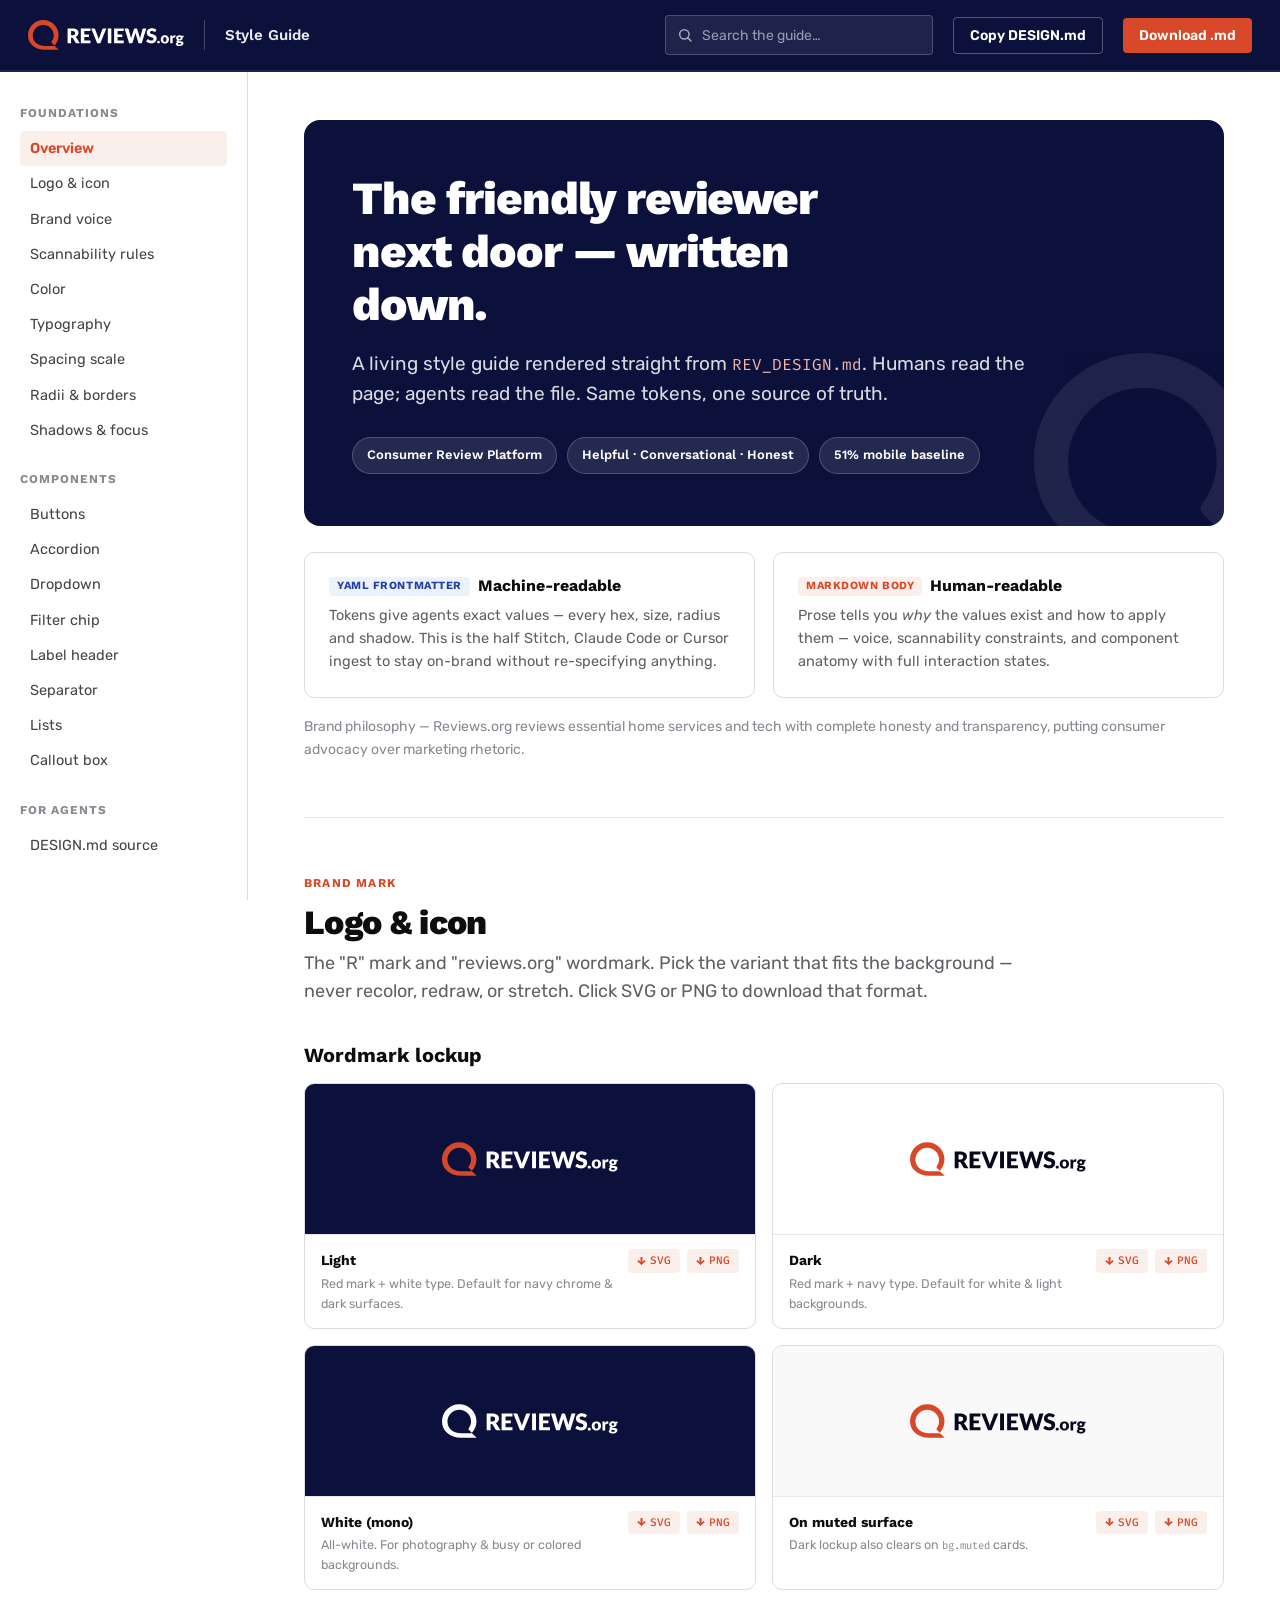
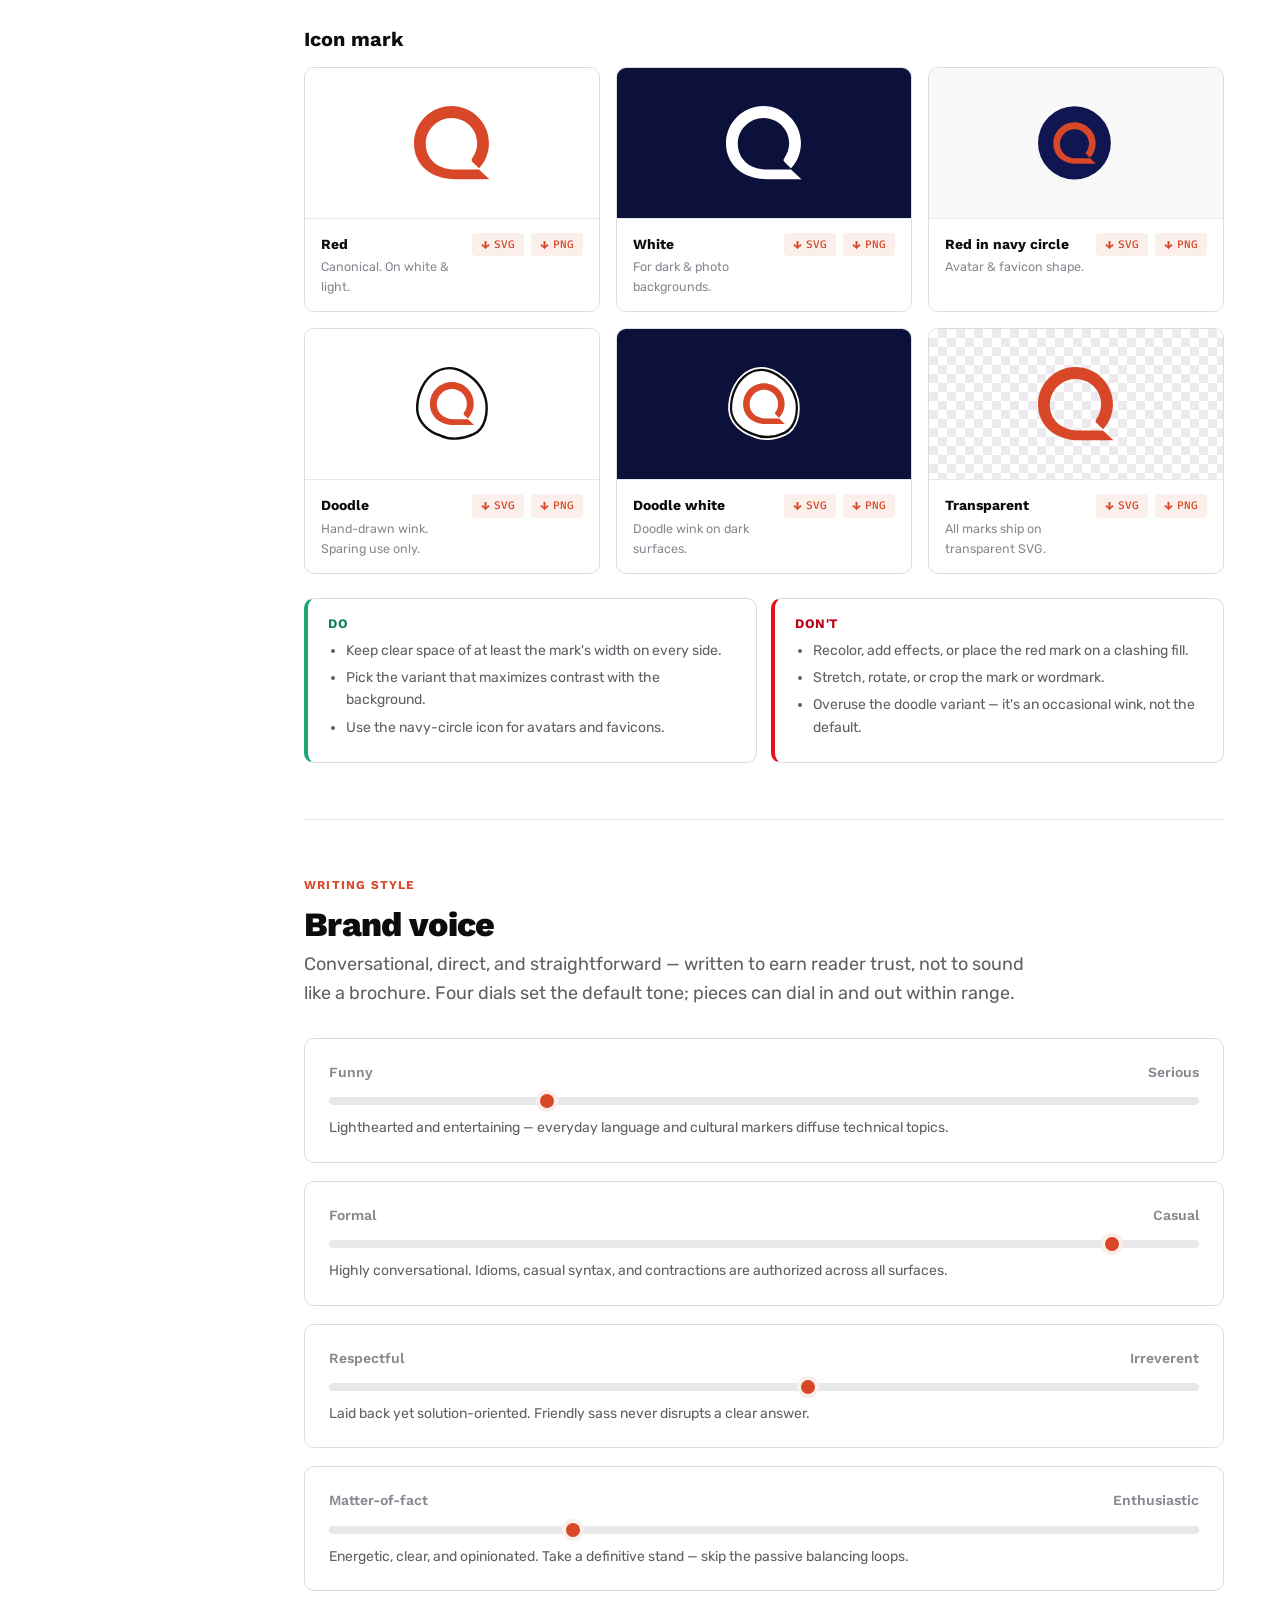
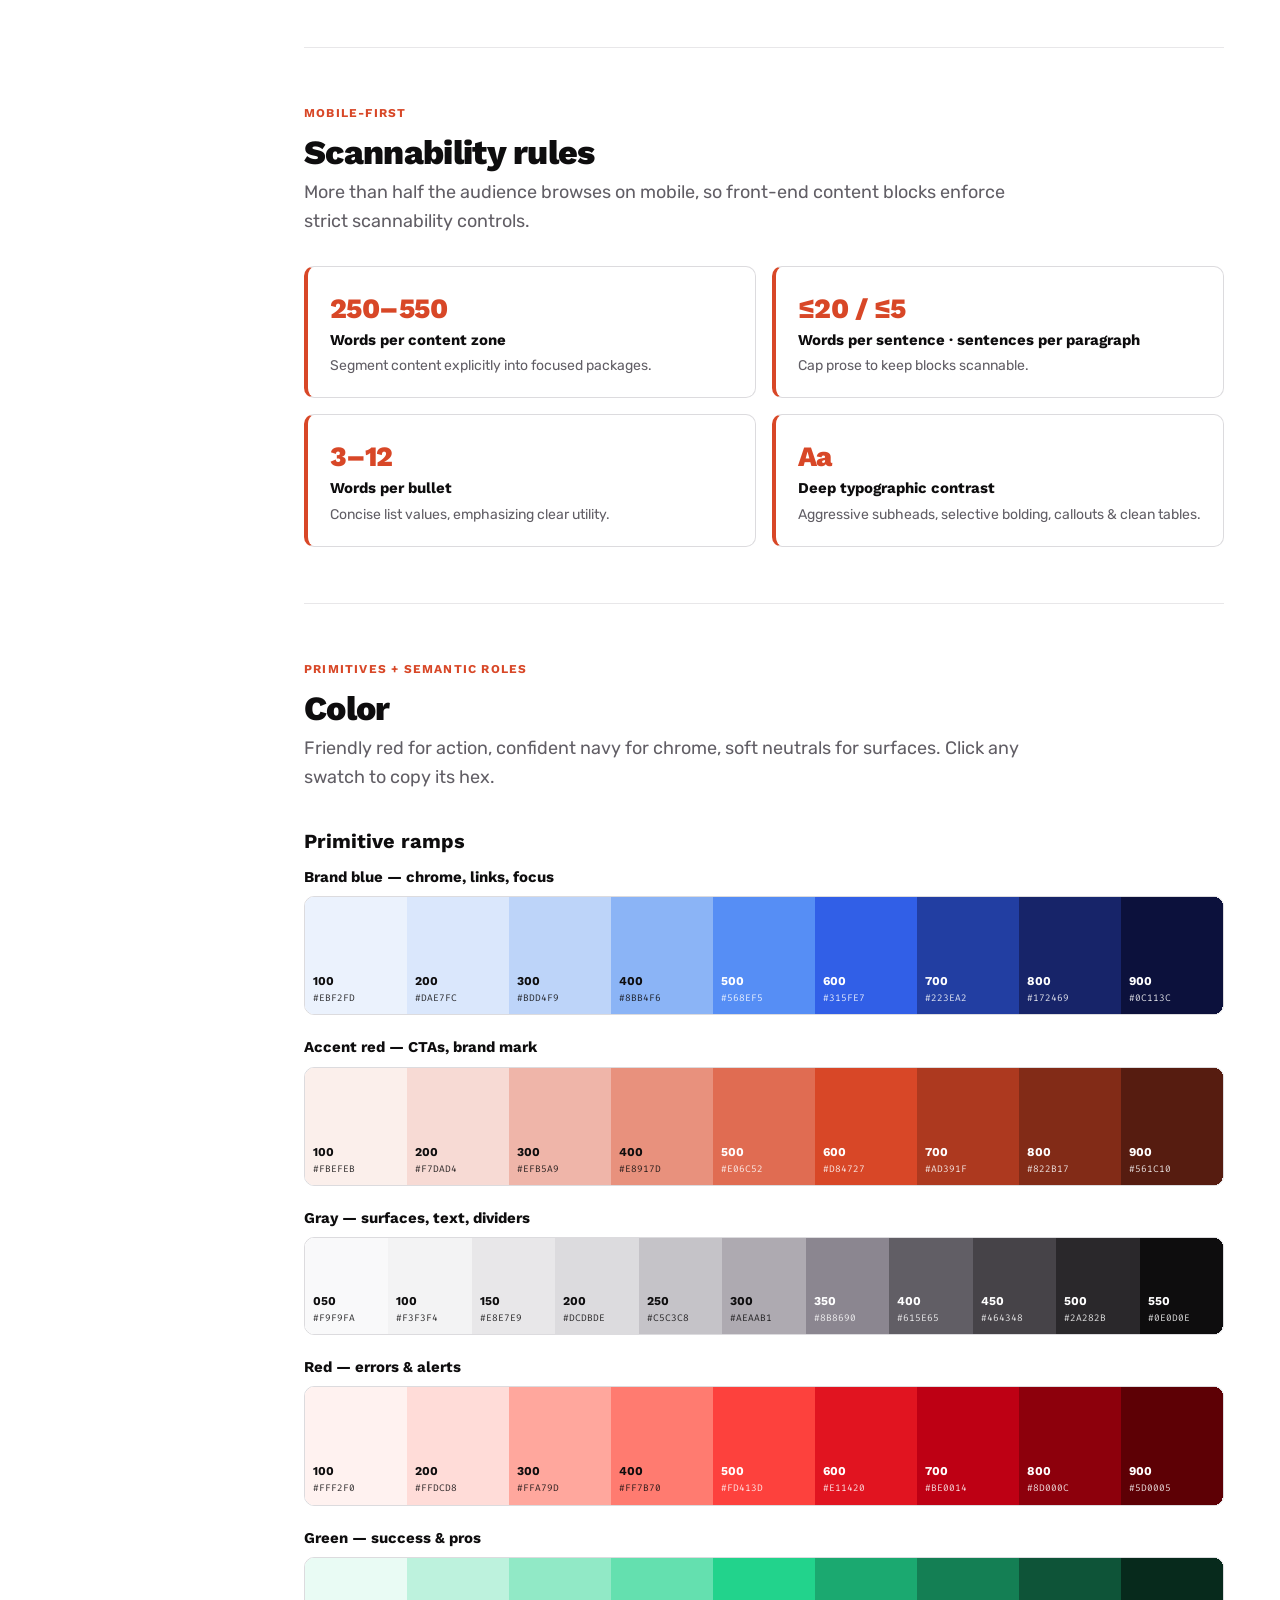
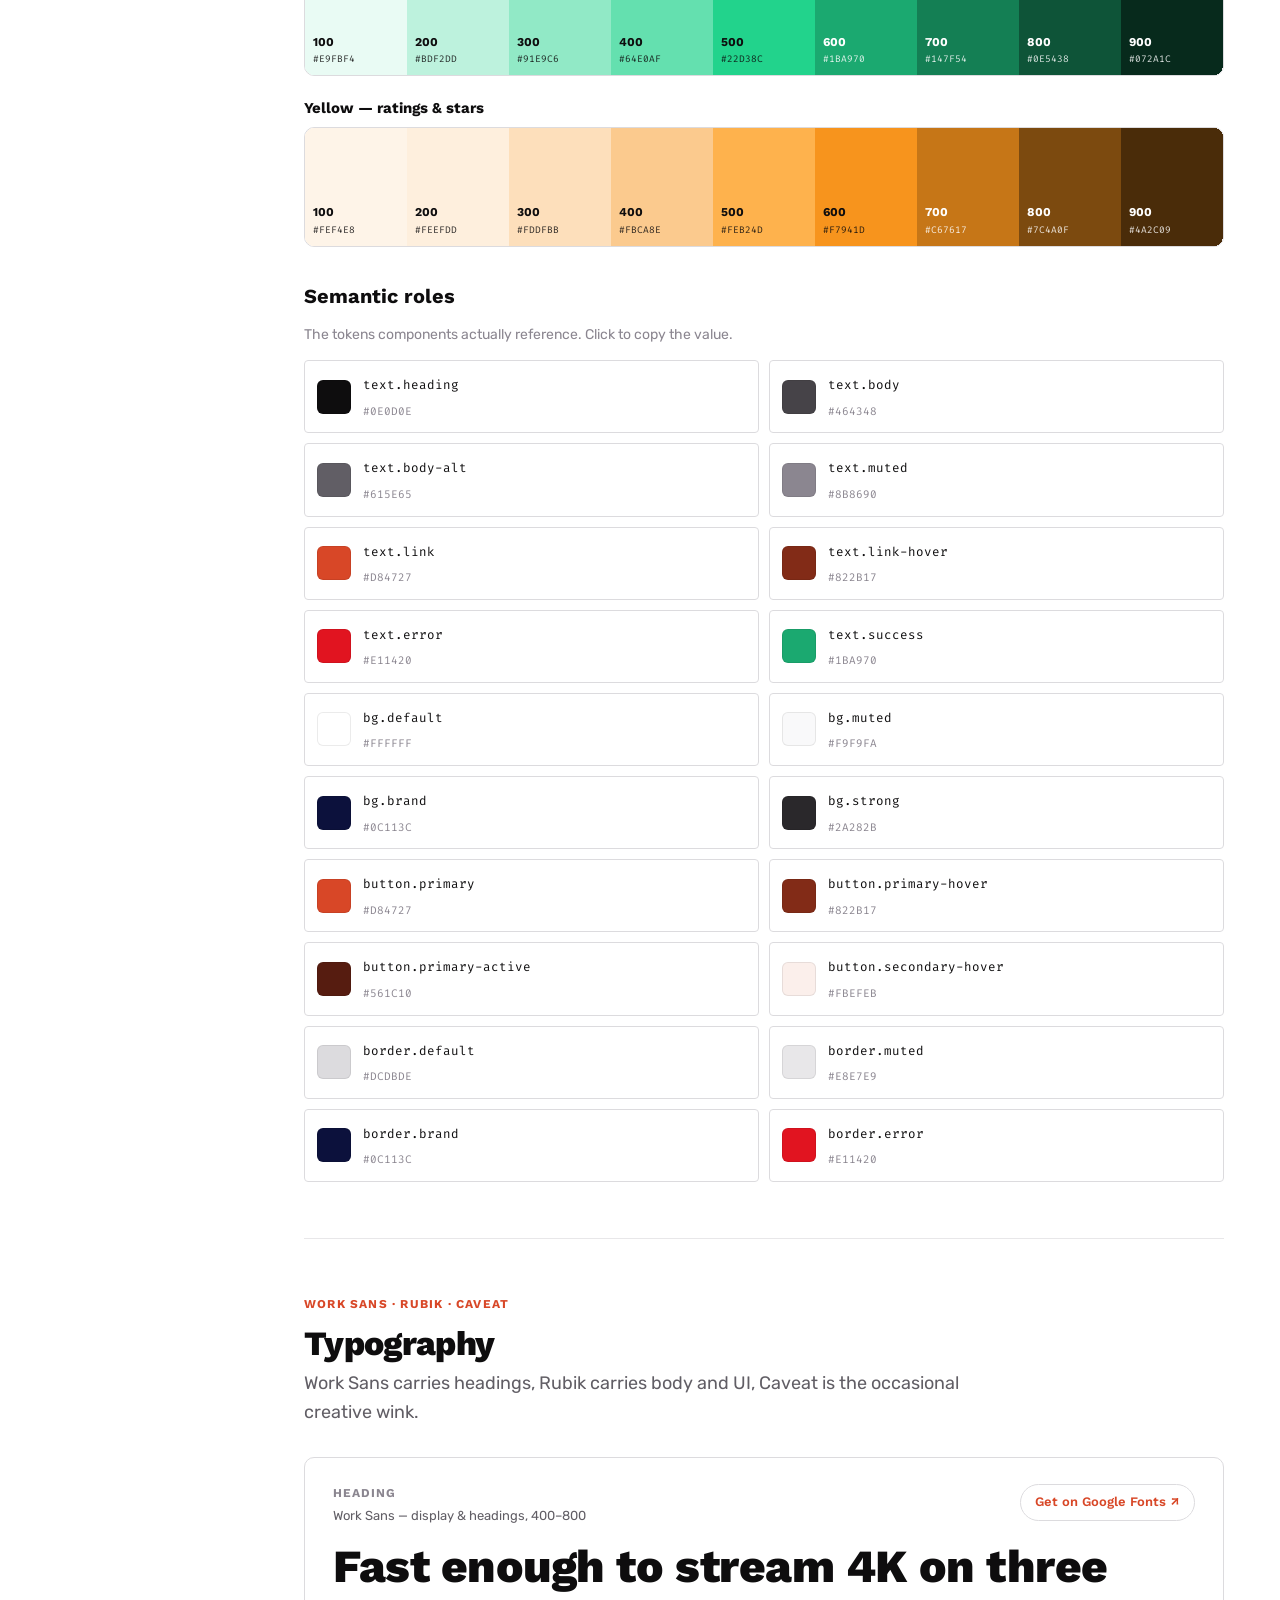
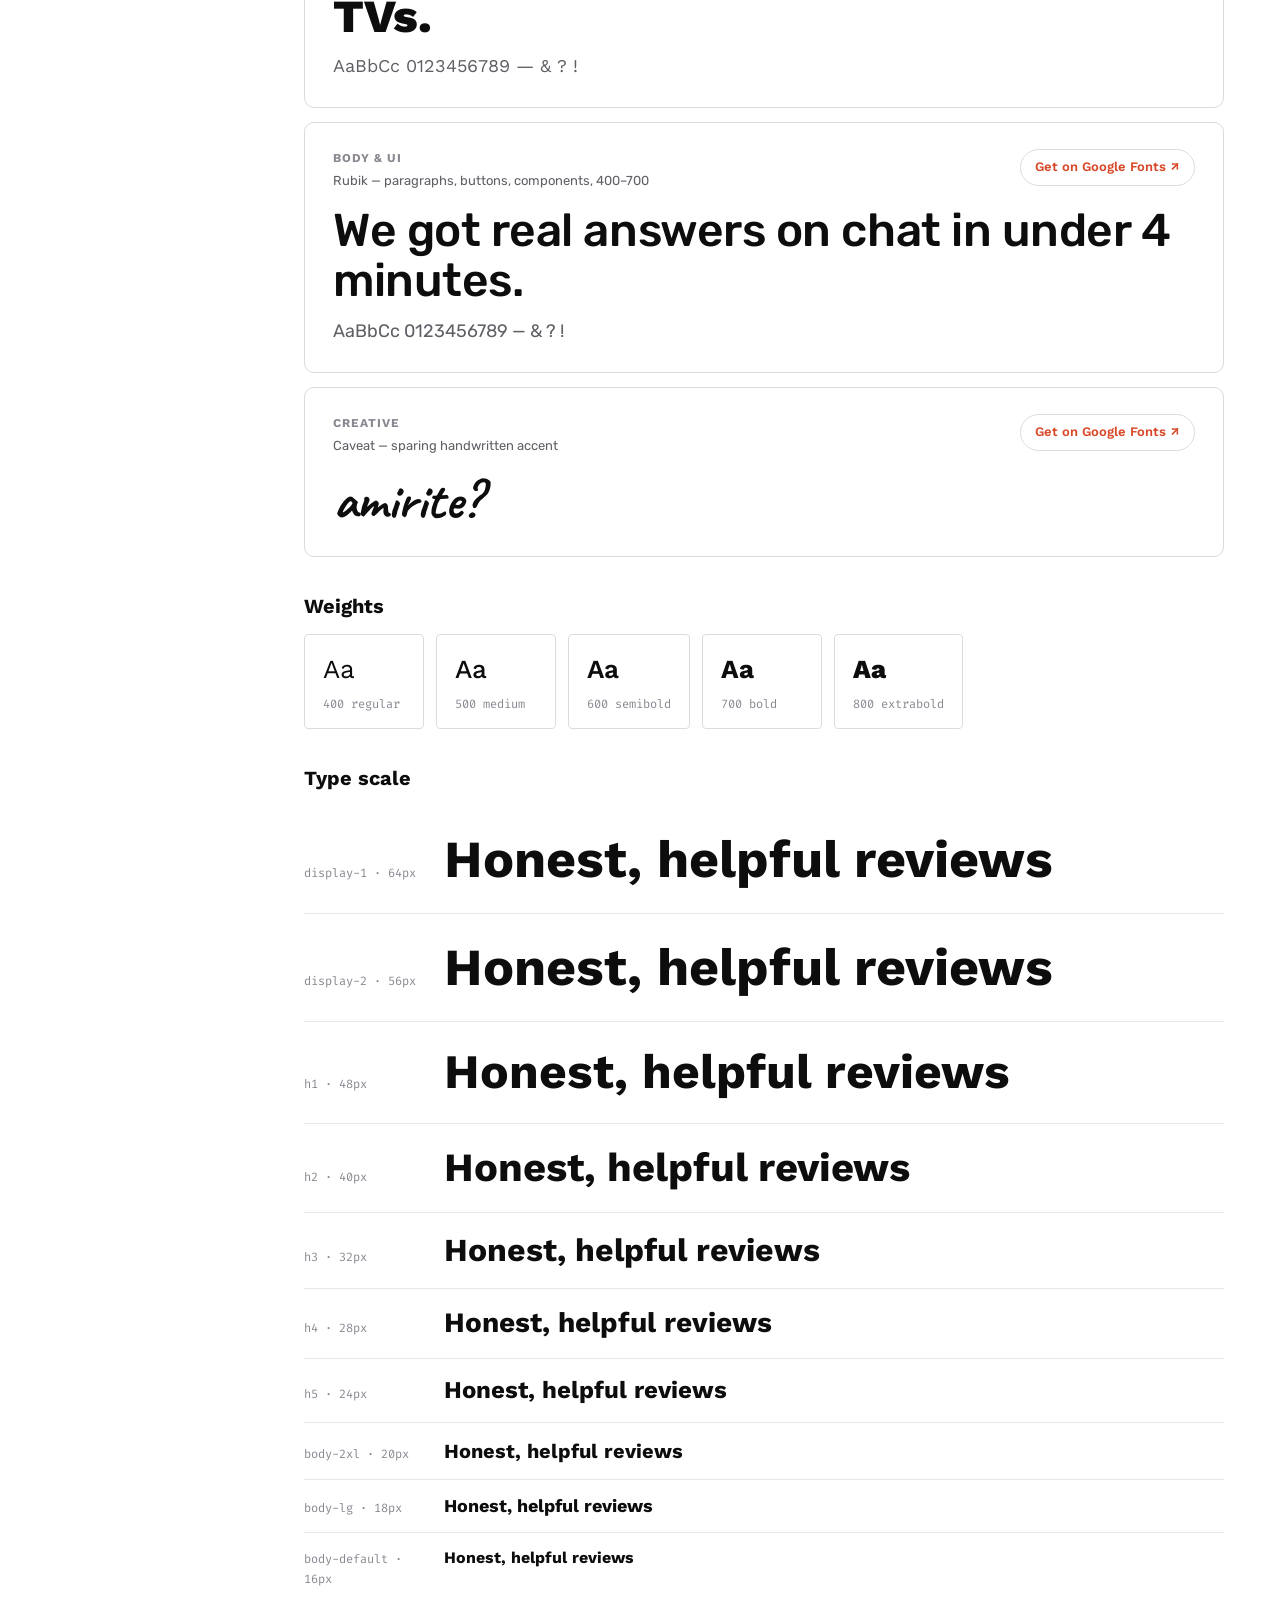
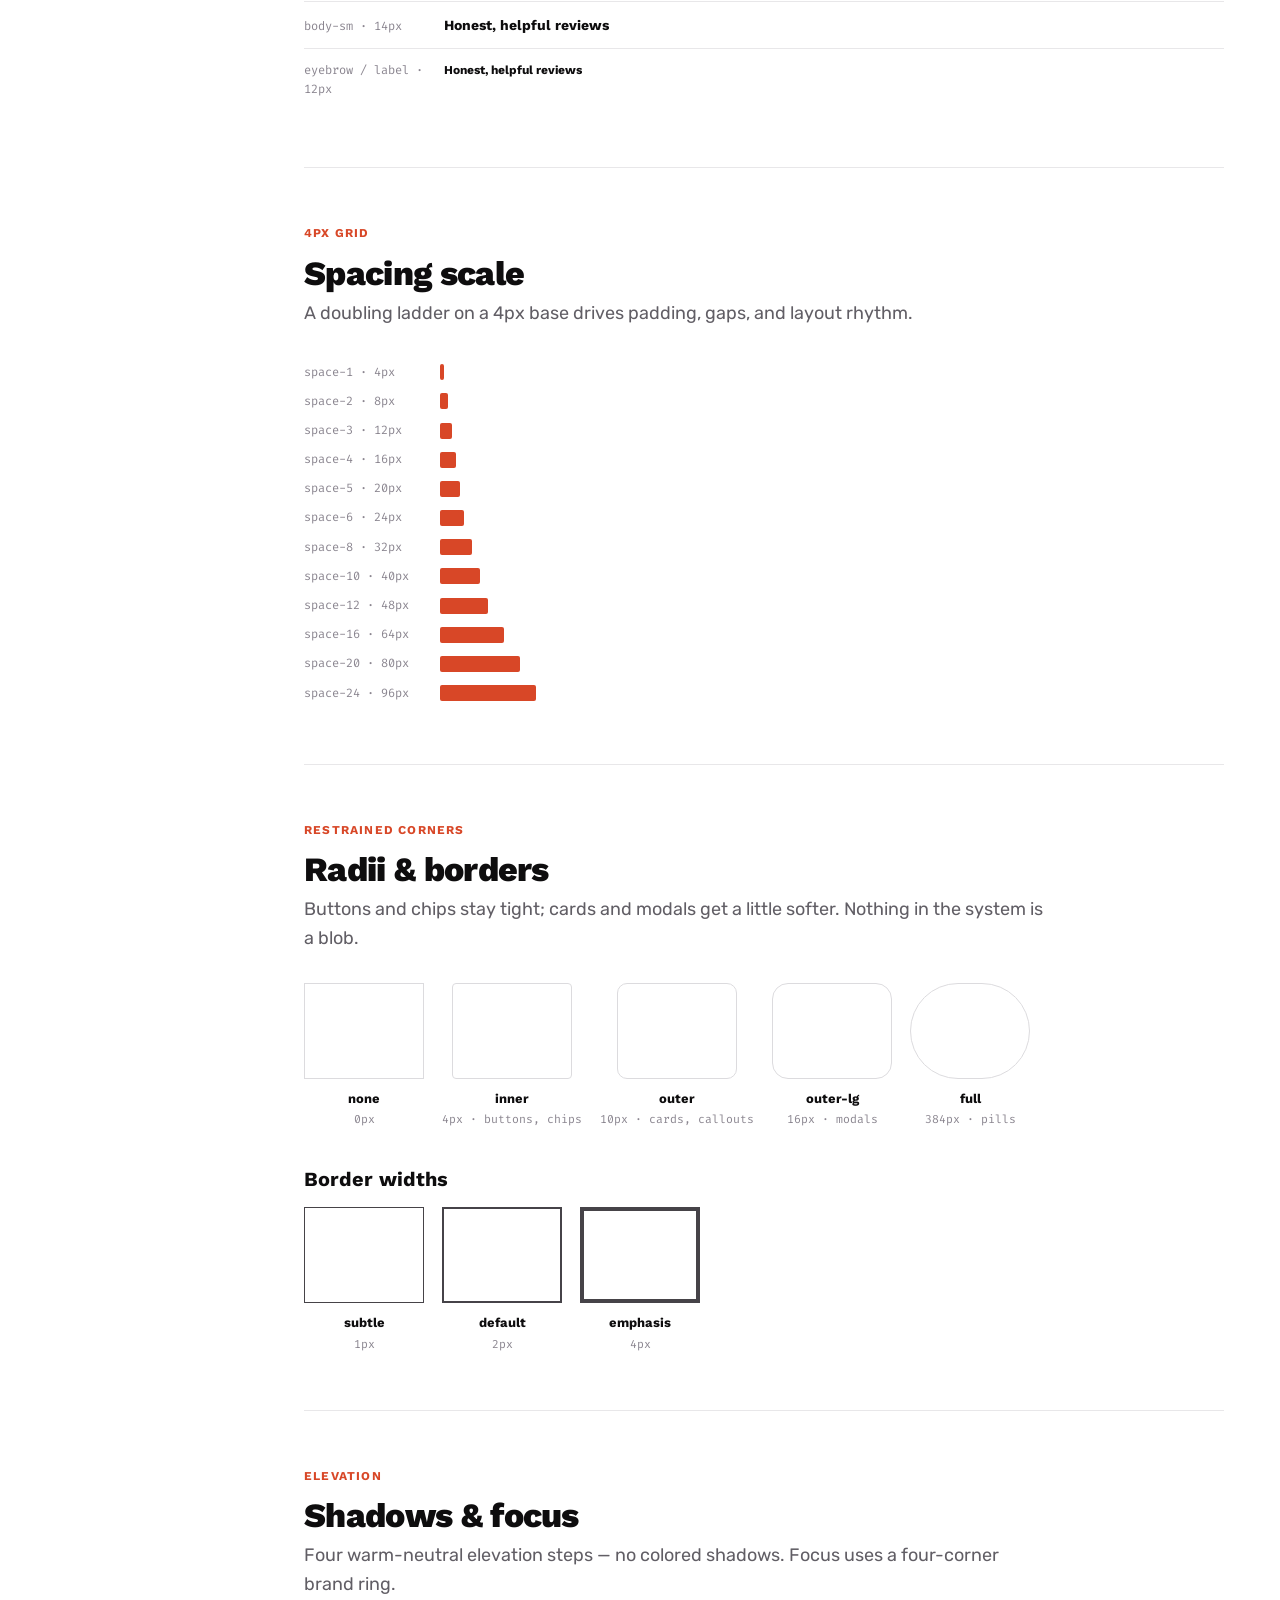
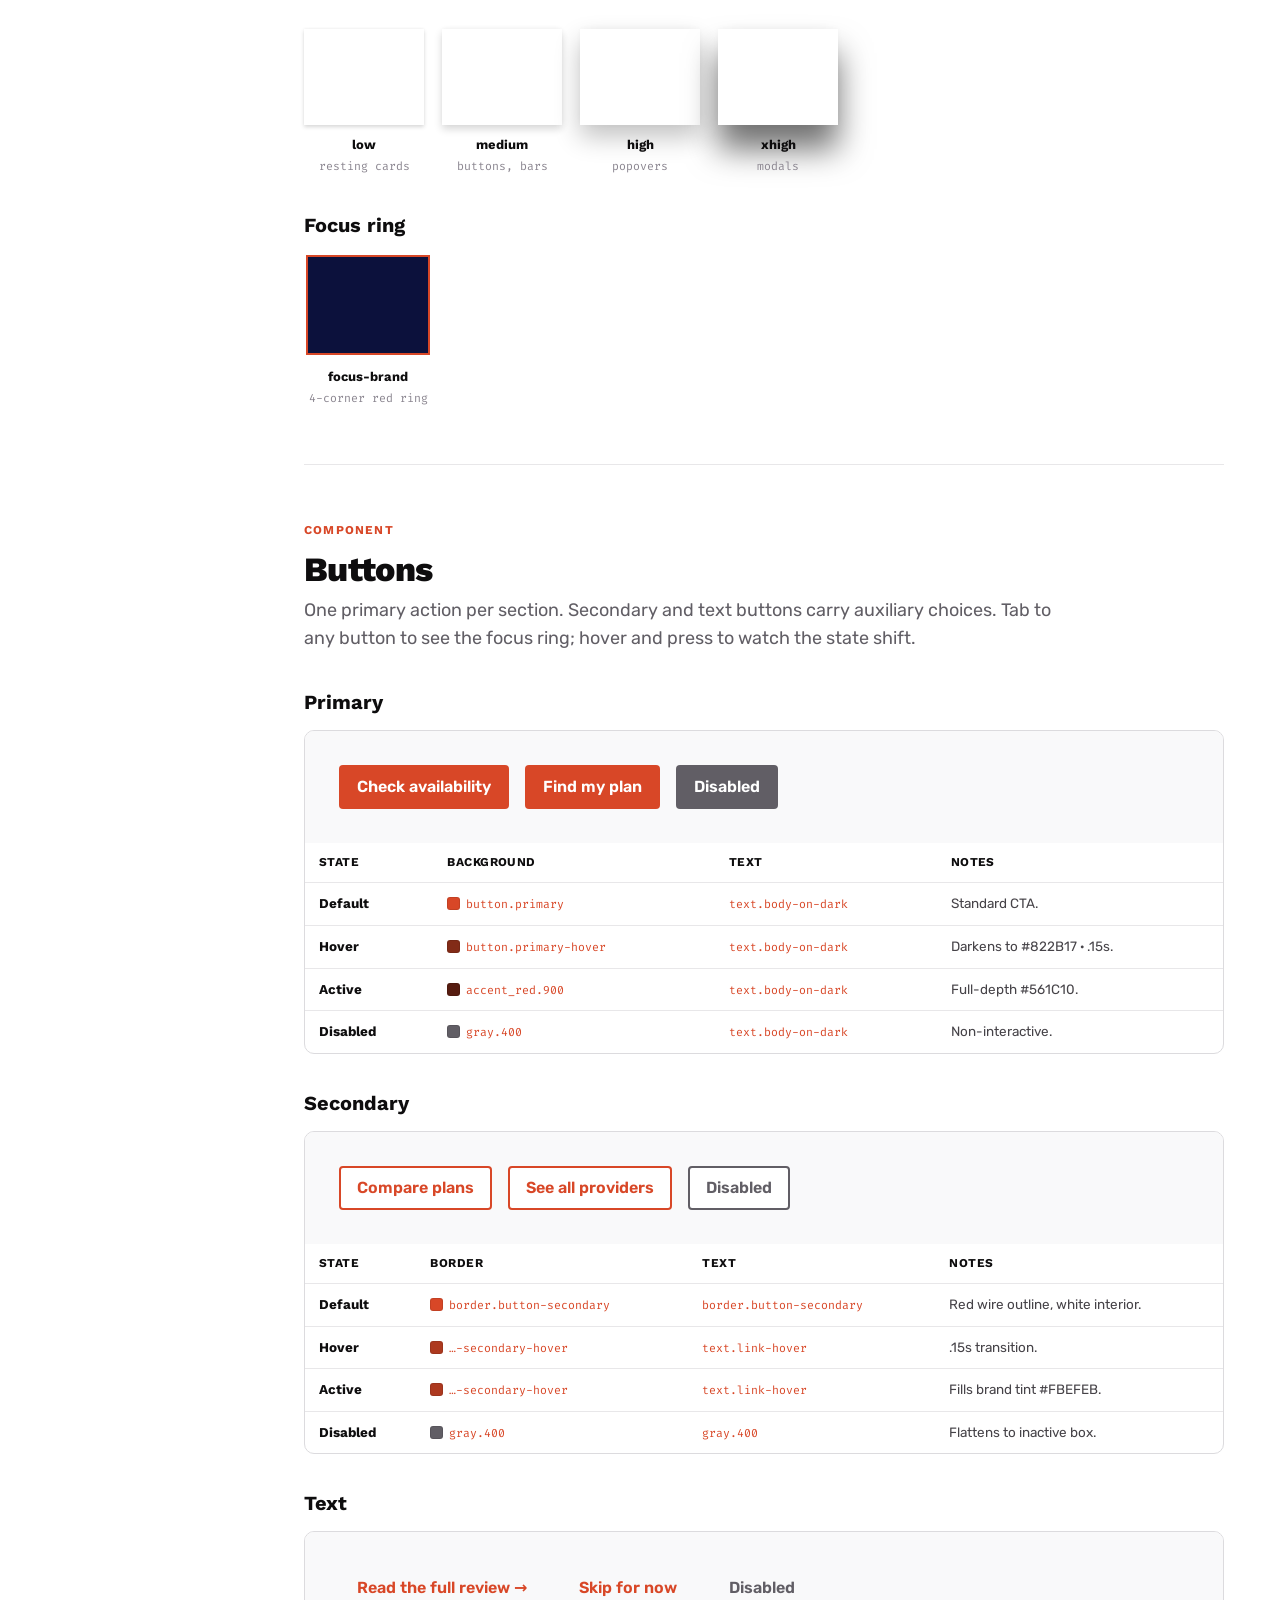
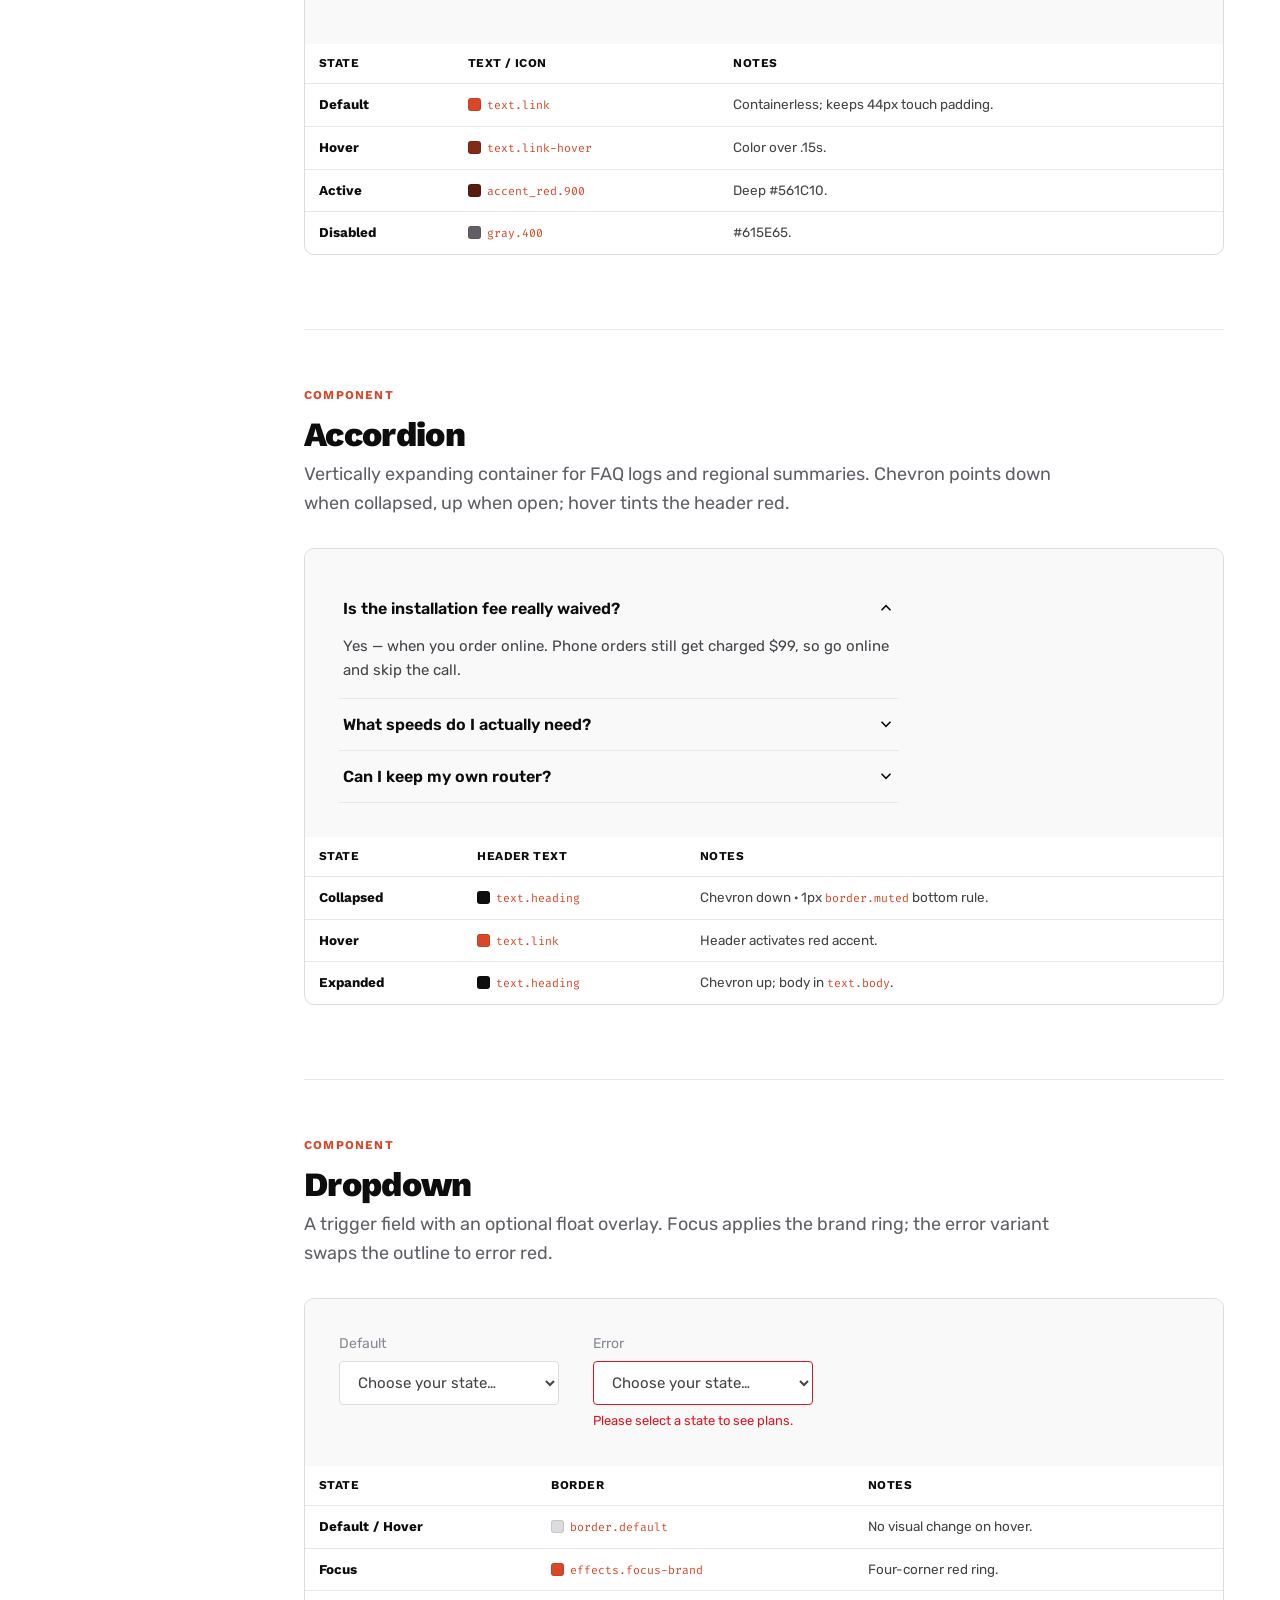
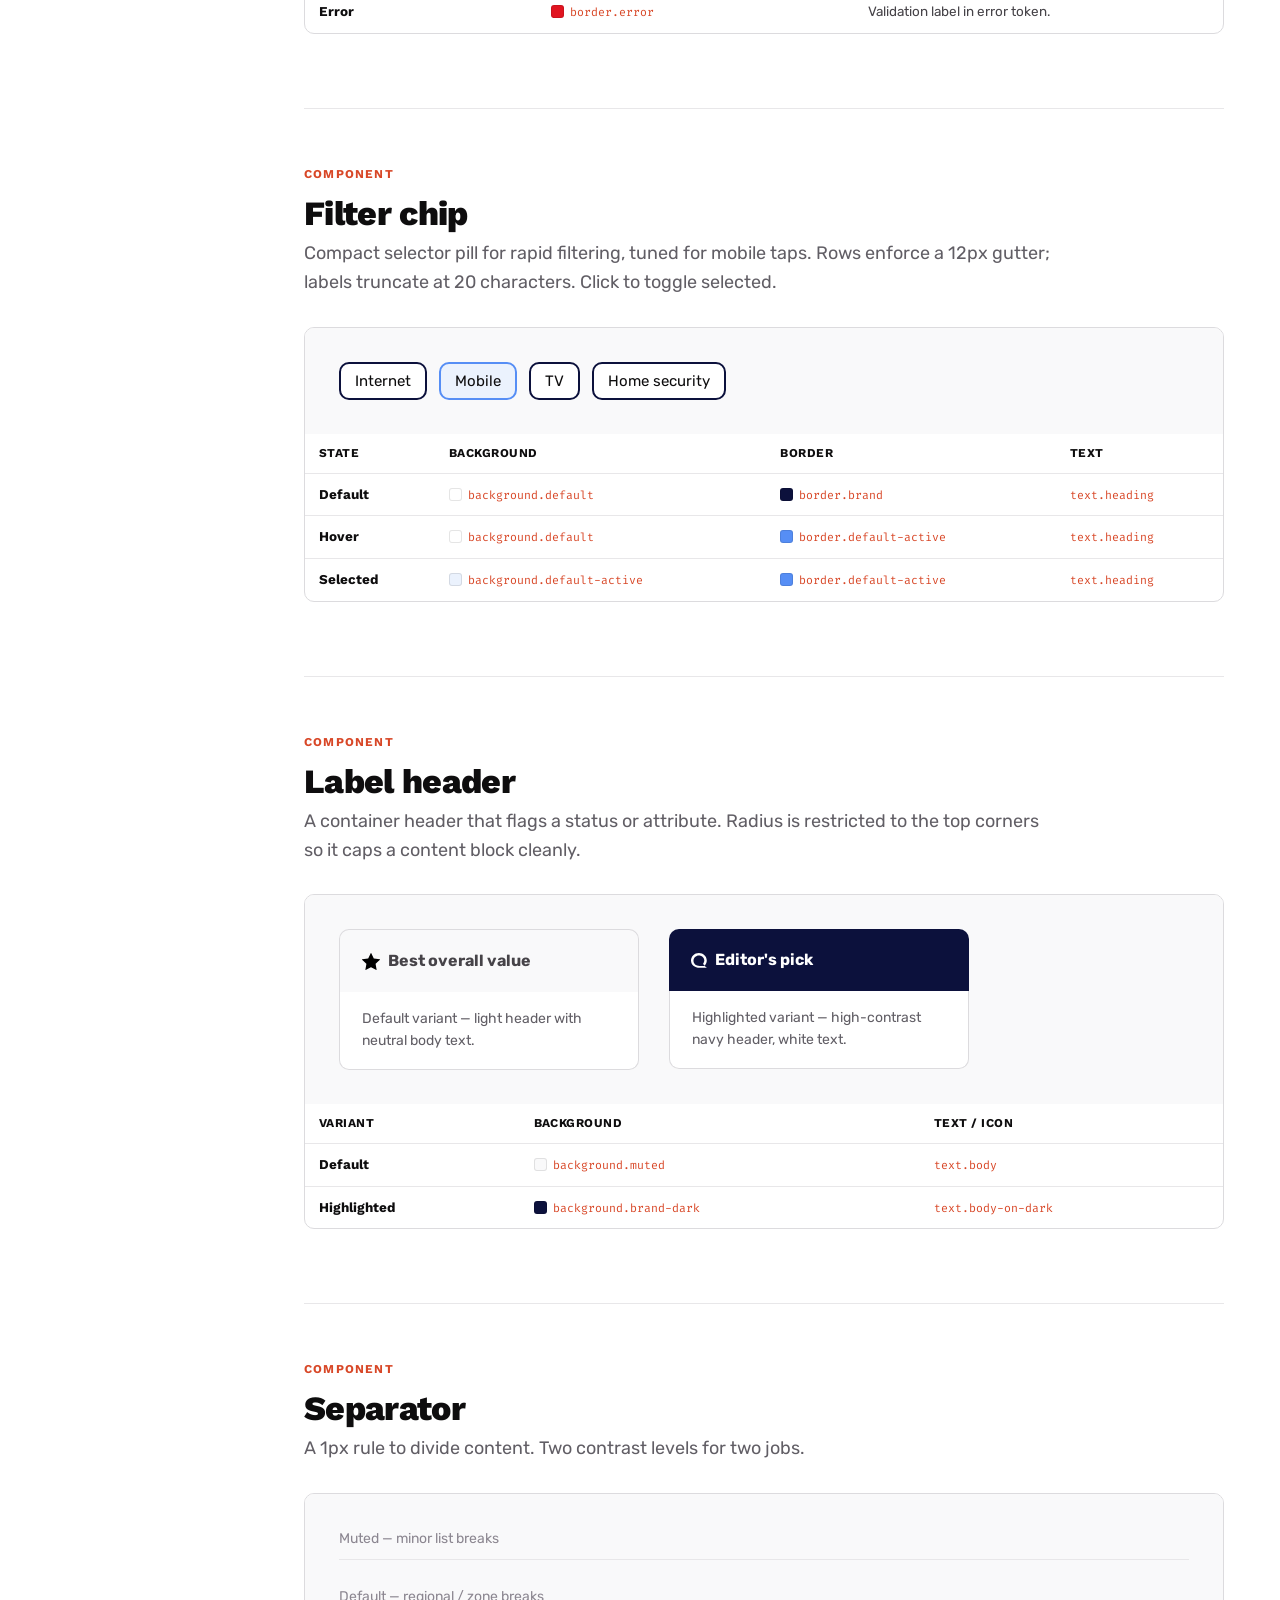
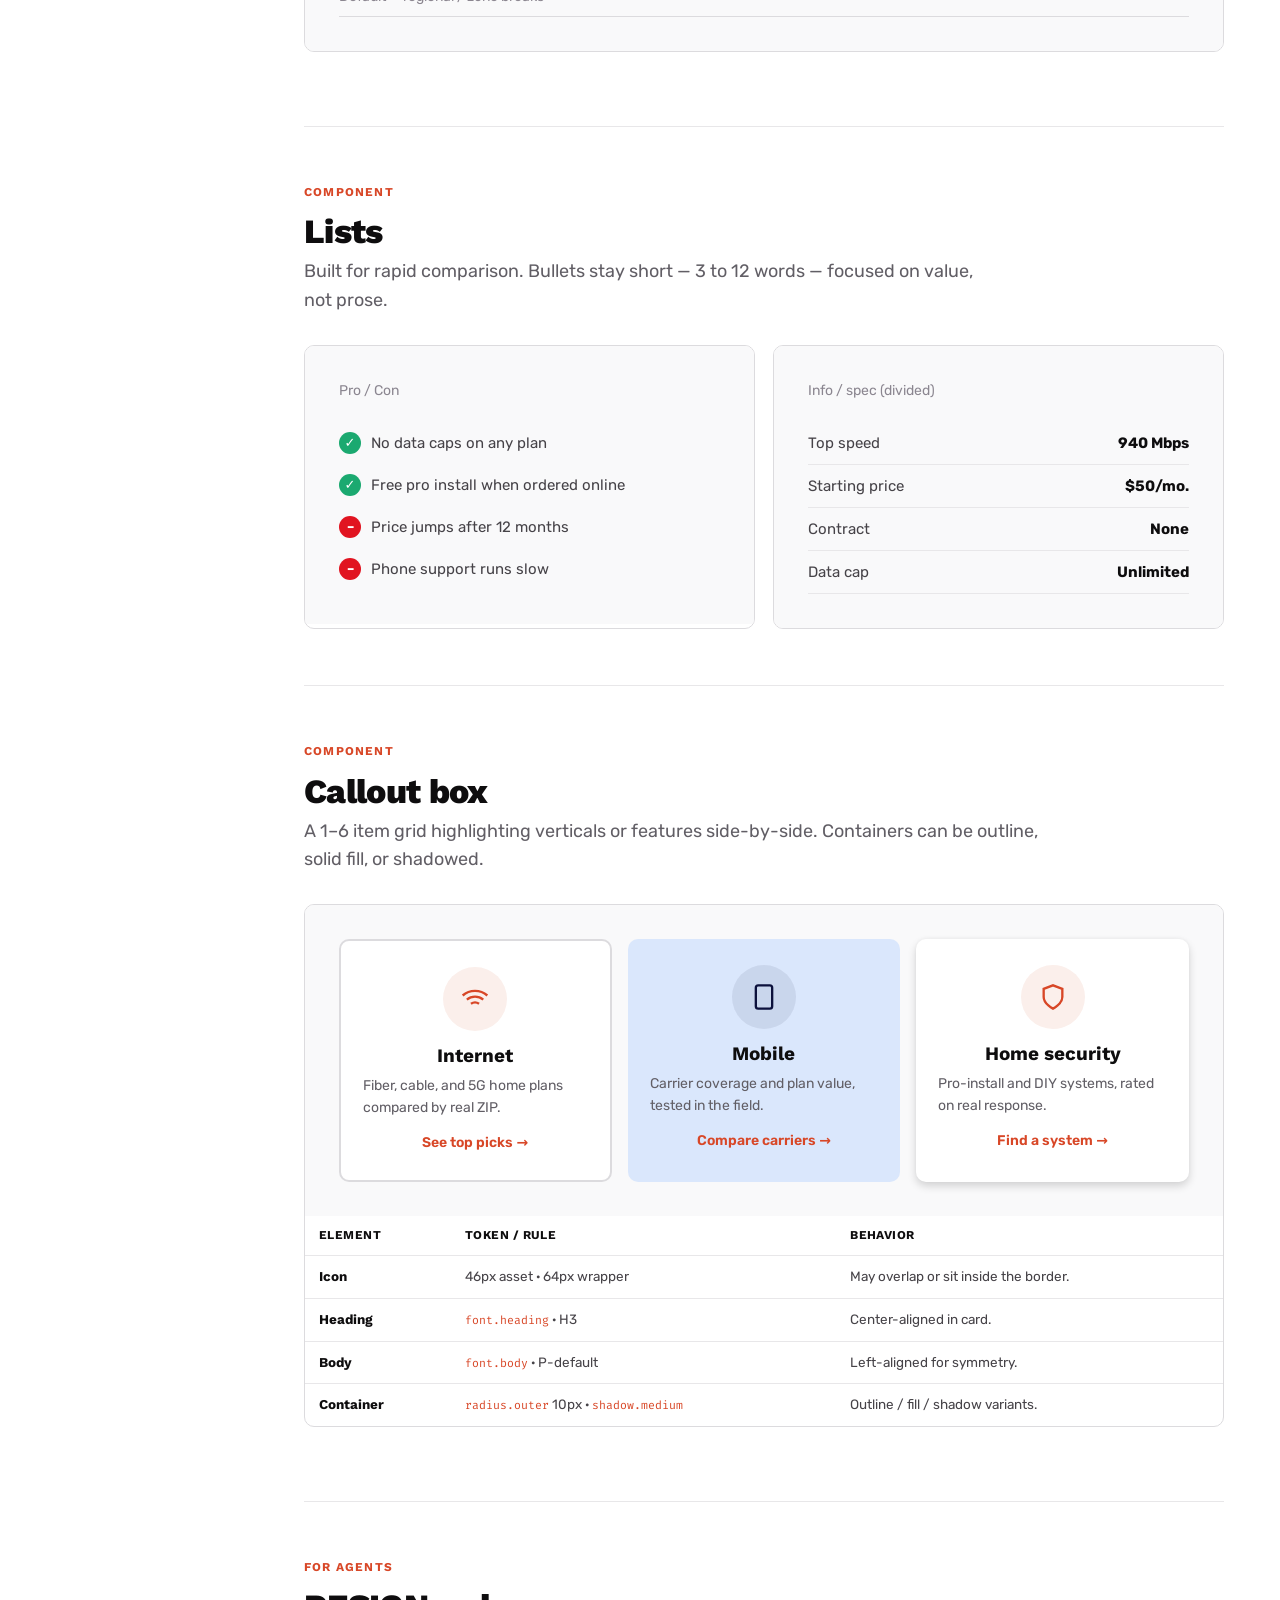
<file: index.html>
<!DOCTYPE html>
<html lang="en">
<head>
<meta charset="UTF-8">
<meta name="viewport" content="width=device-width, initial-scale=1.0">
<title>Reviews.org · Style Guide</title>
<link rel="preconnect" href="https://fonts.googleapis.com">
<link rel="preconnect" href="https://fonts.gstatic.com" crossorigin>
<link href="https://fonts.googleapis.com/css2?family=Work+Sans:ital,wght@0,400;0,500;0,600;0,700;0,800;1,400&family=Rubik:ital,wght@0,400;0,500;0,600;0,700;1,400&family=Caveat:wght@400;600;700&family=Fira+Code:wght@400;500&display=swap" rel="stylesheet">
<style>
/* ===== assets/tokens.css ===== */
/* ============================================================
   Reviews.org — DESIGN.md token layer
   Generated 1:1 from the YAML frontmatter of REV_DESIGN.md.
   This file IS the bridge: edit the .md, mirror it here.
   ============================================================ */

:root {
  /* ---- PRIMITIVES · brand blue ---- */
  --blue-100:#EBF2FD; --blue-200:#DAE7FC; --blue-300:#BDD4F9; --blue-400:#8BB4F6;
  --blue-500:#568EF5; --blue-600:#315FE7; --blue-700:#223EA2; --blue-800:#172469; --blue-900:#0C113C;

  /* ---- PRIMITIVES · accent red ---- */
  --ared-100:#FBEFEB; --ared-200:#F7DAD4; --ared-300:#EFB5A9; --ared-400:#E8917D;
  --ared-500:#E06C52; --ared-600:#D84727; --ared-700:#AD391F; --ared-800:#822B17; --ared-900:#561C10;

  /* ---- PRIMITIVES · gray ---- */
  --gray-050:#F9F9FA; --gray-100:#F3F3F4; --gray-150:#E8E7E9; --gray-200:#DCDBDE;
  --gray-250:#C5C3C8; --gray-300:#AEAAB1; --gray-350:#8B8690; --gray-400:#615E65;
  --gray-450:#464348; --gray-500:#2A282B; --gray-550:#0E0D0E;

  /* ---- PRIMITIVES · white ---- */
  --white-1000:#FFFFFF;

  /* ---- PRIMITIVES · red ---- */
  --red-100:#FFF2F0; --red-200:#FFDCD8; --red-300:#FFA79D; --red-400:#FF7B70;
  --red-500:#FD413D; --red-600:#E11420; --red-700:#BE0014; --red-800:#8D000C; --red-900:#5D0005;

  /* ---- PRIMITIVES · green ---- */
  --green-100:#E9FBF4; --green-200:#BDF2DD; --green-300:#91E9C6; --green-400:#64E0AF;
  --green-500:#22D38C; --green-600:#1BA970; --green-700:#147F54; --green-800:#0E5438; --green-900:#072A1C;

  /* ---- PRIMITIVES · yellow ---- */
  --yellow-100:#FEF4E8; --yellow-200:#FEEFDD; --yellow-300:#FDDFBB; --yellow-400:#FBCA8E;
  --yellow-500:#FEB24D; --yellow-600:#F7941D; --yellow-700:#C67617; --yellow-800:#7C4A0F; --yellow-900:#4A2C09;

  /* ---- SEMANTIC · text ---- */
  --text-heading:#0E0D0E;
  --text-heading-on-dark:#FFFFFF;
  --text-body:#464348;
  --text-body-on-dark:#FFFFFF;
  --text-body-alt:#615E65;
  --text-body-alt-on-dark:rgba(255,255,255,0.95);
  --text-muted:#8B8690;
  --text-muted-on-dark:rgba(255,255,255,0.9);
  --text-link:#D84727;
  --text-link-hover:#822B17;
  --text-link-on-dark:#EFB5A9;
  --text-link-on-dark-hover:#E8917D;
  --text-error:#E11420;
  --text-error-on-dark:#FFDCD8;
  --text-success:#1BA970;
  --text-success-on-dark:#E9FBF4;

  /* ---- SEMANTIC · background ---- */
  --bg-default:#FFFFFF;
  --bg-default-active:#EBF2FD;
  --bg-default-hover:#BDD4F9;
  --bg-brand:#0C113C;
  --bg-brand-light:#DAE7FC;
  --bg-brand-dark:#0C113C;
  --bg-strong:#2A282B;
  --bg-muted:#F9F9FA;
  --bg-success:#1BA970;
  --bg-error:#E11420;

  /* ---- SEMANTIC · button ---- */
  --btn-primary:#D84727;
  --btn-primary-hover:#822B17;
  --btn-primary-active:#561C10;
  --btn-secondary:#FFFFFF;
  --btn-secondary-hover:#FBEFEB;

  /* ---- SEMANTIC · border ---- */
  --border-default:#DCDBDE;
  --border-default-active:#568EF5;
  --border-brand:#0C113C;
  --border-brand-light:#315FE7;
  --border-brand-dark:#0C113C;
  --border-muted:#E8E7E9;
  --border-strong:#464348;
  --border-success:#22D38C;
  --border-error:#E11420;
  --border-btn-secondary:#D84727;
  --border-btn-secondary-hover:#AD391F;

  /* ---- TYPOGRAPHY ---- */
  --font-heading:"Work Sans", system-ui, sans-serif;
  --font-body:"Rubik", system-ui, sans-serif;
  --font-creative:"Caveat", cursive;
  --w-regular:400; --w-medium:500; --w-semibold:600; --w-bold:700;

  /* ---- RADIUS ---- */
  --radius-none:0px;
  --radius-inner:4px;
  --radius-outer:10px;
  --radius-outer-lg:16px;
  --radius-full:384px;

  /* ---- BORDER WIDTH ---- */
  --bw-subtle:1px;
  --bw-default:2px;
  --bw-emphasis:4px;

  /* ---- SHADOWS ---- */
  --shadow-flat:none;
  --shadow-low:0px -1px 2px rgba(0,0,0,0.04), 0px 2px 4px rgba(0,0,0,0.16);
  --shadow-medium:0px -1px 4px rgba(0,0,0,0.04), 0px 4px 8px rgba(0,0,0,0.16);
  --shadow-high:0px -1px 6px rgba(0,0,0,0.04), 0px 12px 24px rgba(0,0,0,0.24);
  --shadow-xhigh:0px -1px 8px rgba(0,0,0,0.04), 0px 24px 32px rgba(0,0,0,0.56);

  /* ---- EFFECT · focus ring ---- */
  --focus-brand:-2px -2px 0 0 #D84727, 2px 2px 0 0 #D84727, -2px 2px 0 0 #D84727, 2px -2px 0 0 #D84727;
}

/* ===== assets/styleguide.css ===== */
/* ============================================================
   Reviews.org Style Guide — page chrome & specimen styling
   ============================================================ */

*,*::before,*::after{box-sizing:border-box;}
html{scroll-behavior:smooth;scroll-padding-top:96px;}
body{
  margin:0;
  font-family:var(--font-body);
  color:var(--text-body);
  background:var(--bg-default);
  font-size:16px;line-height:1.6;
  -webkit-font-smoothing:antialiased;
}
h1,h2,h3,h4,h5{font-family:var(--font-heading);color:var(--text-heading);line-height:1.15;margin:0;font-weight:var(--w-bold);}
p{margin:0;text-wrap:pretty;}
a{color:var(--text-link);text-decoration:none;}
a:hover{color:var(--text-link-hover);text-decoration:underline;}
code,.mono{font-family:"Fira Code",ui-monospace,monospace;font-size:0.84em;}

/* ---------- top bar ---------- */
.topbar{
  position:sticky;top:0;z-index:50;
  background:var(--bg-brand);
  color:var(--text-heading-on-dark);
  display:flex;align-items:center;gap:20px;
  padding:0 28px;height:72px;
  border-bottom:2px solid #1b2350;
}
.topbar .brand{display:flex;align-items:center;gap:12px;}
.topbar .brand img{width:30px;height:auto;display:block;}
.topbar .brand img.logo-lockup{width:auto;height:30px;}
.topbar .wordmark{font-family:var(--font-heading);font-weight:800;font-size:22px;letter-spacing:-0.01em;}
.topbar .divider{width:1px;height:30px;background:rgba(255,255,255,0.22);}
.topbar .kicker{font-family:var(--font-heading);font-weight:600;font-size:15px;color:rgba(255,255,255,0.92);white-space:nowrap;}
.topbar .spacer{flex:1;}

/* ---- nav search ---- */
.nav-search{position:relative;width:268px;}
.nav-search .si{position:absolute;left:12px;top:50%;transform:translateY(-50%);color:rgba(255,255,255,0.6);pointer-events:none;}
.nav-search input{
  width:100%;height:40px;padding:0 14px 0 36px;
  font-family:var(--font-body);font-size:14px;color:#fff;
  background:rgba(255,255,255,0.08);
  border:1px solid rgba(255,255,255,0.2);border-radius:var(--radius-inner);
  transition:background .15s,border-color .15s;
}
.nav-search input::placeholder{color:rgba(255,255,255,0.55);}
.nav-search input:focus{outline:none;background:rgba(255,255,255,0.14);border-color:rgba(255,255,255,0.45);}
.search-results{
  position:absolute;top:calc(100% + 8px);left:0;right:0;z-index:60;
  background:#fff;border:1px solid var(--border-default);border-radius:var(--radius-outer);
  box-shadow:var(--shadow-high);overflow:hidden;padding:6px;display:none;max-height:60vh;overflow-y:auto;
}
.search-results.open{display:block;}
.search-results .sr{
  display:flex;align-items:center;gap:10px;padding:9px 11px;border-radius:var(--radius-inner);
  cursor:pointer;text-align:left;width:100%;border:none;background:transparent;font-family:var(--font-body);
}
.search-results .sr:hover,.search-results .sr.active{background:var(--ared-100);}
.search-results .sr .t{font-family:var(--font-heading);font-weight:600;font-size:14px;color:var(--text-heading);}
.search-results .sr .g{font-size:11px;font-family:var(--font-heading);font-weight:700;letter-spacing:0.05em;
  text-transform:uppercase;color:var(--text-muted);margin-left:auto;flex-shrink:0;}
.search-results .sr .t mark{background:var(--yellow-300);color:inherit;border-radius:2px;padding:0 1px;}
.search-results .none{padding:14px 12px;font-size:13.5px;color:var(--text-muted);}
.search-results .none b{color:var(--text-heading);font-family:var(--font-heading);}
.fmt-badge{
  display:inline-flex;align-items:center;gap:8px;
  font-family:var(--font-heading);font-weight:600;font-size:12px;
  letter-spacing:0.04em;text-transform:uppercase;
  background:rgba(255,255,255,0.08);
  border:1px solid rgba(255,255,255,0.18);
  padding:6px 12px;border-radius:var(--radius-full);
  color:rgba(255,255,255,0.92);
}
.fmt-badge .dot{width:7px;height:7px;border-radius:50%;background:var(--green-500);}
.topbar button{
  font-family:var(--font-body);font-weight:600;font-size:14px;
  border-radius:var(--radius-inner);padding:9px 16px;cursor:pointer;
  border:none;transition:background .15s,color .15s,border-color .15s;
}
.btn-ghost-light{background:transparent;color:#fff;border:1px solid rgba(255,255,255,0.3)!important;}
.btn-ghost-light:hover{background:rgba(255,255,255,0.12);}
.btn-red{background:var(--btn-primary);color:#fff;}
.btn-red:hover{background:var(--btn-primary-hover);}

/* ---------- layout ---------- */
.layout{display:grid;grid-template-columns:248px 1fr;max-width:1440px;margin:0 auto;}
.sidenav{
  position:sticky;top:72px;align-self:start;height:calc(100vh - 72px);
  overflow-y:auto;padding:32px 20px 60px;
  border-right:1px solid var(--border-default);
}
.sidenav .grp{font-family:var(--font-heading);font-weight:700;font-size:12px;letter-spacing:0.08em;
  text-transform:uppercase;color:var(--text-muted);margin:22px 0 8px;}
.sidenav .grp:first-child{margin-top:0;}
.sidenav a{display:block;color:var(--text-body);font-size:14.5px;padding:6px 10px;border-radius:var(--radius-inner);}
.sidenav a:hover{background:var(--bg-muted);text-decoration:none;color:var(--text-heading);}
.sidenav a.active{background:var(--ared-100);color:var(--btn-primary);font-weight:600;}

.content{padding:48px 56px 120px;min-width:0;}
section{scroll-margin-top:96px;padding-bottom:56px;margin-bottom:56px;border-bottom:1px solid var(--border-muted);}
section:last-child{border-bottom:none;}
.eyebrow{font-family:var(--font-heading);font-weight:700;font-size:12px;letter-spacing:0.1em;
  text-transform:uppercase;color:var(--btn-primary);margin-bottom:10px;}
.sec-title{font-size:34px;font-weight:800;letter-spacing:-0.02em;margin-bottom:6px;}
.sec-lead{font-size:18px;color:var(--text-body-alt);max-width:68ch;margin-bottom:30px;}
.sub-title{font-size:20px;font-weight:700;margin:38px 0 16px;}
.note{font-size:14px;color:var(--text-muted);}

/* ---------- hero ---------- */
.hero{
  background:var(--bg-brand);color:#fff;border-radius:var(--radius-outer-lg);
  padding:52px 48px;margin-bottom:8px;position:relative;overflow:hidden;
}
.hero h1{color:#fff;font-size:46px;font-weight:800;letter-spacing:-0.025em;max-width:18ch;}
.hero .lead{color:rgba(255,255,255,0.85);font-size:19px;max-width:60ch;margin-top:18px;}
.hero .meta{display:flex;flex-wrap:wrap;gap:10px;margin-top:28px;}
.hero .pill{font-family:var(--font-heading);font-weight:600;font-size:13px;
  background:rgba(255,255,255,0.1);border:1px solid rgba(255,255,255,0.2);
  padding:7px 14px;border-radius:var(--radius-full);}
.hero .markwm{position:absolute;right:-30px;bottom:-40px;width:220px;opacity:0.08;}

.dual{display:grid;grid-template-columns:1fr 1fr;gap:18px;margin-top:26px;}
.dual .card{border:1px solid var(--border-default);border-radius:var(--radius-outer);padding:24px;background:#fff;}
.dual .card h4{font-size:16px;margin-bottom:8px;display:flex;align-items:center;gap:8px;}
.dual .card .tag{font-size:11px;font-family:var(--font-heading);font-weight:700;letter-spacing:0.05em;
  text-transform:uppercase;padding:3px 8px;border-radius:var(--radius-inner);}
.dual .card p{font-size:14.5px;color:var(--text-body-alt);}

/* ---------- voice dials ---------- */
.dials{display:grid;gap:18px;}
.dial{border:1px solid var(--border-default);border-radius:var(--radius-outer);padding:22px 24px;background:#fff;}
.dial .row{display:flex;justify-content:space-between;font-family:var(--font-heading);font-weight:700;font-size:14px;color:var(--text-heading);}
.dial .row .l,.dial .row .r{color:var(--text-muted);font-weight:600;}
.dial .track{height:8px;background:var(--gray-150);border-radius:var(--radius-full);margin:14px 0 12px;position:relative;}
.dial .fill{position:absolute;top:50%;transform:translateY(-50%);height:14px;width:14px;border-radius:50%;
  background:var(--btn-primary);box-shadow:0 0 0 4px var(--ared-100);}
.dial p{font-size:14px;color:var(--text-body-alt);}

/* ---------- scannability cards ---------- */
.scan-grid{display:grid;grid-template-columns:repeat(2,1fr);gap:16px;}
.scan-card{border:1px solid var(--border-default);border-left:4px solid var(--btn-primary);
  border-radius:var(--radius-outer);padding:20px 22px;background:#fff;}
.scan-card h4{font-size:15px;margin-bottom:6px;}
.scan-card .big{font-family:var(--font-heading);font-weight:800;font-size:28px;color:var(--btn-primary);letter-spacing:-0.02em;}
.scan-card p{font-size:14px;color:var(--text-body-alt);margin-top:4px;}

/* ---------- color ---------- */
.ramp{margin-bottom:24px;}
.ramp h4{font-size:15px;margin-bottom:10px;}
.ramp-row{display:grid;grid-template-columns:repeat(9,1fr);border-radius:var(--radius-outer);overflow:hidden;border:1px solid var(--border-default);}
.ramp-row.g11{grid-template-columns:repeat(11,1fr);}
.swatch{aspect-ratio:1/1.15;display:flex;flex-direction:column;justify-content:flex-end;padding:8px;cursor:pointer;position:relative;}
.swatch .step{font-family:var(--font-heading);font-weight:700;font-size:12px;}
.swatch .hex{font-family:"Fira Code",monospace;font-size:9.5px;opacity:0.85;}
.swatch:hover::after{content:"copied ↗";position:absolute;top:6px;left:8px;font-size:9px;font-weight:700;font-family:var(--font-heading);opacity:0;}
.swatch.copied::after{content:"copied!";opacity:1;}

.roles{display:grid;grid-template-columns:repeat(2,1fr);gap:10px;}
.role{display:flex;align-items:center;gap:12px;border:1px solid var(--border-default);border-radius:var(--radius-inner);padding:10px 12px;cursor:pointer;position:relative;transition:border-color .15s,background .15s;}
.role .chip{width:34px;height:34px;border-radius:6px;border:1px solid rgba(0,0,0,0.08);flex-shrink:0;}
.role .name{font-family:"Fira Code",monospace;font-size:12.5px;color:var(--text-heading);}
.role .val{font-family:"Fira Code",monospace;font-size:11px;color:var(--text-muted);margin-top:1px;}
.role:hover{background:var(--bg-muted);}
.role::after{content:"Copied!";position:absolute;right:12px;top:50%;transform:translateY(-50%);
  font-family:var(--font-heading);font-weight:700;font-size:11px;letter-spacing:0.04em;
  color:var(--green-700);background:var(--green-100);padding:4px 9px;border-radius:var(--radius-full);
  opacity:0;transition:opacity .15s;pointer-events:none;}
.role.copied{border-color:var(--green-500);background:var(--green-100);}
.role.copied::after{opacity:1;}

/* ---------- type ---------- */
.font-card{border:1px solid var(--border-default);border-radius:var(--radius-outer);padding:26px 28px;margin-bottom:14px;}
.font-card .font-head{display:flex;align-items:flex-start;justify-content:space-between;gap:16px;margin-bottom:14px;}
.font-card .label{font-family:var(--font-heading);font-weight:700;font-size:12px;letter-spacing:0.08em;text-transform:uppercase;color:var(--text-muted);}
.font-card .role-tag{font-size:13px;color:var(--text-body-alt);margin-bottom:0;margin-top:3px;}
.gf-link{display:inline-flex;align-items:center;gap:6px;flex-shrink:0;white-space:nowrap;
  font-family:var(--font-heading);font-weight:600;font-size:13px;color:var(--text-link);
  border:1px solid var(--border-default);border-radius:var(--radius-full);padding:7px 14px;transition:all .15s;}
.gf-link:hover{background:var(--ared-100);border-color:var(--ared-300);color:var(--text-link-hover);text-decoration:none;}
.font-card .specimen{font-size:46px;line-height:1.1;letter-spacing:-0.01em;color:var(--text-heading);}
.font-card .glyphs{font-size:18px;color:var(--text-body-alt);margin-top:10px;}

.type-scale .ts-row{display:flex;align-items:baseline;gap:20px;padding:12px 0;border-bottom:1px solid var(--border-muted);}
.type-scale .ts-row:last-child{border-bottom:none;}
.type-scale .ts-meta{width:120px;flex-shrink:0;font-family:"Fira Code",monospace;font-size:12px;color:var(--text-muted);}
.type-scale .ts-sample{color:var(--text-heading);font-family:var(--font-heading);font-weight:700;white-space:nowrap;overflow:hidden;text-overflow:ellipsis;}

.weights{display:flex;flex-wrap:wrap;gap:12px;}
.weights .w{border:1px solid var(--border-default);border-radius:var(--radius-inner);padding:14px 18px;min-width:120px;}
.weights .w .n{font-family:var(--font-heading);font-size:26px;color:var(--text-heading);}
.weights .w .l{font-size:12px;color:var(--text-muted);font-family:"Fira Code",monospace;margin-top:4px;}

/* ---------- spacing ---------- */
.space-row{display:flex;align-items:center;gap:16px;padding:5px 0;}
.space-row .lab{width:120px;flex-shrink:0;font-family:"Fira Code",monospace;font-size:12px;color:var(--text-muted);}
.space-row .bar{height:16px;background:var(--btn-primary);border-radius:2px;}

/* ---------- radii / shadows / border ---------- */
.tiles{display:flex;flex-wrap:wrap;gap:18px;}
.tile{display:flex;flex-direction:column;gap:10px;align-items:center;}
.tile .box{width:120px;height:96px;background:#fff;border:1px solid var(--border-default);}
.tile .box.brand{background:var(--bg-brand);border:none;}
.tile .cap{font-family:"Fira Code",monospace;font-size:11.5px;color:var(--text-muted);text-align:center;}
.tile .cap b{display:block;font-family:var(--font-heading);font-size:13px;color:var(--text-heading);font-weight:700;margin-bottom:2px;}

/* ---------- component blocks ---------- */
.demo{border:1px solid var(--border-default);border-radius:var(--radius-outer);overflow:hidden;margin-bottom:18px;}
.demo .stage{padding:34px;background:var(--bg-muted);display:flex;flex-wrap:wrap;gap:16px;align-items:center;}
.demo .stage.dark{background:var(--bg-brand);}
.demo .stage.col{flex-direction:column;align-items:stretch;}
.state-table{width:100%;border-collapse:collapse;font-size:13.5px;}
.state-table th,.state-table td{text-align:left;padding:10px 14px;border-top:1px solid var(--border-muted);vertical-align:top;}
.state-table th{font-family:var(--font-heading);font-weight:700;color:var(--text-heading);background:#fff;font-size:12px;letter-spacing:0.04em;text-transform:uppercase;border-top:none;}
.state-table td:first-child{font-family:var(--font-heading);font-weight:700;color:var(--text-heading);white-space:nowrap;}
.state-table .tok{font-family:"Fira Code",monospace;font-size:11.5px;color:var(--text-link);}
.state-table .sw{display:inline-block;width:13px;height:13px;border-radius:3px;border:1px solid rgba(0,0,0,0.1);vertical-align:-2px;margin-right:6px;}

/* live components --------------------------------------------- */
.rev-btn{font-family:var(--font-body);font-weight:600;font-size:16px;line-height:1;
  padding:12px 16px;border-radius:var(--radius-inner);cursor:pointer;
  border:2px solid transparent;transition:all .15s;display:inline-flex;align-items:center;gap:6px;}
.rev-btn:focus-visible{outline:none;box-shadow:var(--focus-brand);}
.btn-primary{background:var(--btn-primary);color:#fff;}
.btn-primary:hover{background:var(--btn-primary-hover);}
.btn-primary:active{background:var(--btn-primary-active);}
.btn-primary:disabled{background:var(--gray-400);cursor:not-allowed;}
.btn-secondary{background:var(--btn-secondary);color:var(--btn-primary);border-color:var(--border-btn-secondary);}
.btn-secondary:hover{background:var(--btn-secondary);border-color:var(--border-btn-secondary-hover);color:var(--text-link-hover);}
.btn-secondary:active{background:var(--btn-secondary-hover);border-color:var(--border-btn-secondary-hover);color:var(--text-link-hover);}
.btn-secondary:disabled{background:#fff;border-color:var(--gray-400);color:var(--gray-400);cursor:not-allowed;}
.btn-text{background:transparent;color:var(--text-link);}
.btn-text:hover{color:var(--text-link-hover);}
.btn-text:active{color:var(--ared-900);}
.btn-text:disabled{color:var(--gray-400);cursor:not-allowed;}

/* accordion */
.rev-acc{width:100%;max-width:560px;}
.rev-acc .item{border-bottom:1px solid var(--border-muted);}
.rev-acc .hd{width:100%;background:transparent;border:none;cursor:pointer;
  display:flex;align-items:center;gap:10px;padding:16px 4px;font-family:var(--font-body);
  font-weight:600;font-size:16px;color:var(--text-heading);text-align:left;}
.rev-acc .hd:hover{color:var(--text-link);}
.rev-acc .hd .chev{transition:transform .15s;color:currentColor;}
.rev-acc .item.open .hd .chev{transform:rotate(180deg);}
.rev-acc .bd{max-height:0;overflow:hidden;transition:max-height .2s ease;color:var(--text-body);font-size:15px;}
.rev-acc .item.open .bd{max-height:200px;}
.rev-acc .bd .inner{padding:0 4px 16px;}

/* dropdown */
.rev-dd{font-family:var(--font-body);font-size:15px;color:var(--text-body);
  background:#fff;border:1px solid var(--border-default);border-radius:var(--radius-inner);
  padding:11px 14px;min-width:220px;}
.rev-dd:focus-visible{outline:none;box-shadow:var(--focus-brand);border-color:var(--border-default);}
.rev-dd.err{border-color:var(--border-error);}
.dd-err-label{color:var(--text-error);font-size:13px;margin-top:6px;}

/* filter chip */
.rev-chip{font-family:var(--font-body);font-size:15px;color:var(--text-heading);
  background:var(--bg-default);border:2px solid var(--border-brand);border-radius:var(--radius-outer);
  padding:8px 14px;cursor:pointer;transition:all .15s;}
.rev-chip:hover{border-color:var(--border-default-active);}
.rev-chip:focus-visible{outline:none;border-color:var(--blue-600);}
.rev-chip.sel{background:var(--bg-default-active);border-color:var(--border-default-active);color:var(--text-heading);}

/* label header */
.rev-label{width:300px;border-radius:var(--radius-outer) var(--radius-outer) 0 0;padding:18px 22px;
  font-family:var(--font-body);font-weight:700;font-size:16px;display:flex;align-items:center;gap:8px;}
.rev-label.def{background:var(--bg-muted);color:var(--text-body);border:1px solid var(--border-default);border-bottom:none;}
.rev-label.hi{background:var(--bg-brand-dark);color:var(--text-body-on-dark);}
.label-body{width:300px;border:1px solid var(--border-default);border-top:none;border-radius:0 0 var(--radius-outer) var(--radius-outer);
  padding:16px 22px;font-size:14px;color:var(--text-body-alt);background:#fff;}

/* separators */
.sep{height:1px;width:100%;}
.sep.muted{background:var(--border-muted);}
.sep.def{background:var(--border-default);}

/* lists */
.rev-list{list-style:none;padding:0;margin:0;max-width:480px;width:100%;}
.rev-list li{display:flex;gap:10px;padding:9px 0;font-size:15px;color:var(--text-body);align-items:flex-start;}
.rev-list.divided li{border-bottom:1px solid var(--border-muted);}
.rev-list .ic{flex-shrink:0;width:22px;height:22px;border-radius:50%;display:flex;align-items:center;justify-content:center;color:#fff;font-size:13px;font-weight:700;margin-top:1px;}
.rev-list .ic.pro{background:var(--green-600);}
.rev-list .ic.con{background:var(--red-600);}
.rev-list.spec li{justify-content:space-between;}
.rev-list.spec .k{color:var(--text-body);}
.rev-list.spec .v{color:var(--text-heading);font-weight:700;}

/* callout grid */
.callout-grid{display:grid;grid-template-columns:repeat(3,1fr);gap:16px;width:100%;}
.callout{border-radius:var(--radius-outer);padding:26px 22px;text-align:center;}
.callout.outline{border:2px solid var(--border-default);background:#fff;}
.callout.fill{background:var(--bg-brand-light);}
.callout.shadow{box-shadow:var(--shadow-medium);border:none;background:#fff;}
.callout .ci{width:64px;height:64px;border-radius:50%;background:var(--ared-100);display:flex;align-items:center;justify-content:center;margin:0 auto 14px;color:var(--btn-primary);}
.callout h4{font-family:var(--font-heading);font-size:19px;margin-bottom:8px;}
.callout p{font-size:14px;color:var(--text-body-alt);text-align:left;}
.callout a{display:block;margin-top:12px;font-size:14px;font-weight:600;}

/* ---------- source / AI panel ---------- */
.src-wrap{border:1px solid var(--border-default);border-radius:var(--radius-outer);overflow:hidden;}
.src-head{display:flex;align-items:center;gap:12px;background:var(--bg-strong);color:#fff;padding:14px 18px;}
.src-head .fn{font-family:"Fira Code",monospace;font-size:13px;}
.src-head .spacer{flex:1;}
.src-head button{font-family:var(--font-body);font-weight:600;font-size:13px;border-radius:var(--radius-inner);
  padding:7px 13px;cursor:pointer;border:1px solid rgba(255,255,255,0.25);background:transparent;color:#fff;transition:background .15s;}
.src-head button:hover{background:rgba(255,255,255,0.12);}
.src-body{margin:0;background:#0E0D0E;color:#e6e6e6;padding:20px;overflow:auto;max-height:520px;
  font-family:"Fira Code",monospace;font-size:12.5px;line-height:1.6;white-space:pre;}
.src-body .ln{color:#8B8690;}

.lint{display:flex;align-items:flex-start;gap:14px;background:var(--bg-muted);border:1px solid var(--border-default);
  border-radius:var(--radius-outer);padding:18px 20px;margin-top:18px;}
.lint .ok{flex-shrink:0;width:30px;height:30px;border-radius:50%;background:var(--green-600);color:#fff;display:flex;align-items:center;justify-content:center;font-weight:700;}
.lint code{background:#0E0D0E;color:#91E9C6;padding:2px 7px;border-radius:4px;}

/* ---------- logo / brand ---------- */
.logo-grid{display:grid;grid-template-columns:repeat(2,1fr);gap:16px;}
.logo-grid.icons{grid-template-columns:repeat(3,1fr);}
.logo-card{border:1px solid var(--border-default);border-radius:var(--radius-outer);overflow:hidden;background:#fff;}
.logo-stage{height:150px;display:flex;align-items:center;justify-content:center;padding:24px;}
.logo-stage.light{background:#fff;}
.logo-stage.muted{background:var(--bg-muted);}
.logo-stage.navy{background:var(--bg-brand);}
.logo-stage.checker{background-color:#fff;background-image:linear-gradient(45deg,#eceaef 25%,transparent 25%),linear-gradient(-45deg,#eceaef 25%,transparent 25%),linear-gradient(45deg,transparent 75%,#eceaef 75%),linear-gradient(-45deg,transparent 75%,#eceaef 75%);background-size:18px 18px;background-position:0 0,0 9px,9px -9px,-9px 0;}
.logo-stage img.wm{height:34px;width:auto;}
.logo-stage img.ic{height:74px;width:auto;}
.logo-meta{display:flex;align-items:flex-start;justify-content:space-between;gap:12px;padding:14px 16px;border-top:1px solid var(--border-muted);}
.logo-meta .nm{font-family:var(--font-heading);font-weight:700;font-size:14px;color:var(--text-heading);}
.logo-meta .use{font-size:12.5px;color:var(--text-muted);margin-top:2px;}
.logo-meta .fn{font-family:"Fira Code",monospace;font-size:11px;color:var(--text-link);background:var(--ared-100);padding:3px 9px;border-radius:var(--radius-inner);white-space:nowrap;flex-shrink:0;cursor:pointer;display:inline-flex;align-items:center;gap:4px;font-weight:500;}
.logo-meta .fn-row{display:flex;gap:7px;flex-shrink:0;}
.logo-meta .fn::before{content:"↓";font-family:var(--font-heading);font-weight:700;font-size:12px;line-height:1;}
.logo-meta .fn:hover{background:var(--ared-200);}
.logo-rules{display:grid;grid-template-columns:1fr 1fr;gap:14px;margin-top:24px;}
.logo-rule{border:1px solid var(--border-default);border-radius:var(--radius-outer);padding:18px 20px;}
.logo-rule.do{border-left:4px solid var(--green-600);}
.logo-rule.dont{border-left:4px solid var(--red-600);}
.logo-rule h4{font-family:var(--font-heading);font-size:13px;letter-spacing:0.04em;text-transform:uppercase;margin-bottom:8px;}
.logo-rule.do h4{color:var(--green-700);}
.logo-rule.dont h4{color:var(--red-700);}
.logo-rule ul{margin:0;padding-left:18px;}
.logo-rule li{font-size:14px;color:var(--text-body-alt);margin:5px 0;}

footer{padding:30px 56px;color:var(--text-muted);font-size:13px;border-top:1px solid var(--border-default);max-width:1440px;margin:0 auto;}

/* ---------- copy toast ---------- */
.copy-toast{
  position:fixed;left:50%;bottom:28px;z-index:200;
  transform:translate(-50%, 160%);
  background:var(--bg-brand);color:var(--text-heading-on-dark);
  font-family:var(--font-body);font-size:15px;font-weight:500;
  padding:14px 22px;border-radius:var(--radius-outer);
  box-shadow:var(--shadow-high);
  display:flex;align-items:center;gap:6px;
  opacity:0;pointer-events:none;
  transition:transform .32s cubic-bezier(.22,1,.36,1), opacity .32s ease;
}
.copy-toast::before{content:"";width:18px;height:18px;flex-shrink:0;margin-right:4px;
  background:var(--green-500);border-radius:50%;
  -webkit-mask:url("data:image/svg+xml,%3Csvg xmlns='http://www.w3.org/2000/svg' viewBox='0 0 24 24' fill='none' stroke='%23000' stroke-width='3.5' stroke-linecap='round' stroke-linejoin='round'%3E%3Cpath d='M20 6L9 17l-5-5'/%3E%3C/svg%3E") center/12px no-repeat;
  mask:url("data:image/svg+xml,%3Csvg xmlns='http://www.w3.org/2000/svg' viewBox='0 0 24 24' fill='none' stroke='%23000' stroke-width='3.5' stroke-linecap='round' stroke-linejoin='round'%3E%3Cpath d='M20 6L9 17l-5-5'/%3E%3C/svg%3E") center/12px no-repeat;}
.copy-toast b{font-family:"Fira Code",monospace;font-weight:500;color:var(--green-200);letter-spacing:0.01em;}
.copy-toast.show{transform:translate(-50%, 0);opacity:1;}
@media print{ .copy-toast{display:none !important;} }

@media (max-width:980px){
  .layout{grid-template-columns:1fr;}
  .sidenav{display:none;}
  .content{padding:32px 24px 80px;}
  .dual,.scan-grid,.roles,.callout-grid{grid-template-columns:1fr;}
  .ramp-row,.ramp-row.g11{grid-template-columns:repeat(5,1fr);}
}

</style>

<!-- Machine-readable mirror for agents that prefer structured data over the rendered DOM -->
<script type="application/ld+json">
{"@context":"https://schema.org","@type":"DefinedTermSet","name":"Reviews.org Design System","description":"DESIGN.md (Google Stitch open format) — machine-readable tokens + human rationale.","inDefinedTermSet":"REV_DESIGN.md","url":"REV_DESIGN.md"}
</script>
</head>
<body>

<header class="topbar">
  <div class="brand">
    <img class="logo-lockup" src="assets/logo-wordmark-light.svg" alt="Reviews.org">
  </div>
  <div class="divider"></div>
  <span class="kicker">Style Guide</span>
  <div class="spacer"></div>
  <div class="nav-search" id="navSearch">
    <svg class="si" width="16" height="16" viewBox="0 0 24 24" fill="none" stroke="currentColor" stroke-width="2.2" stroke-linecap="round"><circle cx="11" cy="11" r="7"/><path d="M21 21l-4.3-4.3"/></svg>
    <input id="searchInput" type="text" placeholder="Search the guide…" autocomplete="off" aria-label="Search the guide" role="combobox" aria-expanded="false" aria-controls="searchResults">
    <div class="search-results" id="searchResults" role="listbox"></div>
  </div>
  <button class="btn-ghost-light" id="copyMd">Copy DESIGN.md</button>
  <button class="btn-red" id="dlMd">Download .md</button>
</header>

<div class="layout">
  <!-- ───────────────── side nav ───────────────── -->
  <nav class="sidenav" id="sidenav">
    <div class="grp">Foundations</div>
    <a href="#overview">Overview</a>
    <a href="#logo">Logo &amp; icon</a>
    <a href="#voice">Brand voice</a>
    <a href="#scannability">Scannability rules</a>
    <a href="#color">Color</a>
    <a href="#type">Typography</a>
    <a href="#spacing">Spacing scale</a>
    <a href="#radii">Radii &amp; borders</a>
    <a href="#shadows">Shadows &amp; focus</a>
    <div class="grp">Components</div>
    <a href="#buttons">Buttons</a>
    <a href="#accordion">Accordion</a>
    <a href="#dropdown">Dropdown</a>
    <a href="#chip">Filter chip</a>
    <a href="#label">Label header</a>
    <a href="#separator">Separator</a>
    <a href="#lists">Lists</a>
    <a href="#callout">Callout box</a>
    <div class="grp">For agents</div>
    <a href="#source">DESIGN.md source</a>
  </nav>

  <!-- ───────────────── content ───────────────── -->
  <main class="content">

    <!-- OVERVIEW -->
    <section id="overview">
      <div class="hero">
        <h1>The friendly reviewer next door — written down.</h1>
        <p class="lead">A living style guide rendered straight from <code style="color:#EFB5A9">REV_DESIGN.md</code>. Humans read the page; agents read the file. Same tokens, one source of truth.</p>
        <div class="meta">
          <span class="pill">Consumer Review Platform</span>
          <span class="pill">Helpful · Conversational · Honest</span>
          <span class="pill">51% mobile baseline</span>
        </div>
        <img class="markwm" src="assets/logo-mark-white.svg" alt="">
      </div>

      <div class="dual">
        <div class="card">
          <h4><span class="tag" style="background:var(--blue-100);color:var(--blue-700)">YAML frontmatter</span> Machine-readable</h4>
          <p>Tokens give agents exact values — every hex, size, radius and shadow. This is the half Stitch, Claude Code or Cursor ingest to stay on-brand without re-specifying anything.</p>
        </div>
        <div class="card">
          <h4><span class="tag" style="background:var(--ared-100);color:var(--btn-primary)">Markdown body</span> Human-readable</h4>
          <p>Prose tells you <em>why</em> the values exist and how to apply them — voice, scannability constraints, and component anatomy with full interaction states.</p>
        </div>
      </div>
      <p class="note" style="margin-top:18px;">Brand philosophy — Reviews.org reviews essential home services and tech with complete honesty and transparency, putting consumer advocacy over marketing rhetoric.</p>
    </section>

    <!-- LOGO -->
    <section id="logo">
      <div class="eyebrow">Brand mark</div>
      <h2 class="sec-title">Logo &amp; icon</h2>
      <p class="sec-lead">The "R" mark and "reviews.org" wordmark. Pick the variant that fits the background — never recolor, redraw, or stretch. Click SVG or PNG to download that format.</p>

      <h3 class="sub-title">Wordmark lockup</h3>
      <div class="logo-grid">
        <div class="logo-card">
          <div class="logo-stage navy"><img class="wm" src="assets/logo-wordmark-light.svg" alt="Reviews.org wordmark, light"></div>
          <div class="logo-meta"><div><div class="nm">Light</div><div class="use">Red mark + white type. Default for navy chrome &amp; dark surfaces.</div></div><div class="fn-row"><span class="fn" data-file="logo-wordmark-light.svg" title="logo-wordmark-light.svg">SVG</span><span class="fn" data-file="logo-wordmark-light@4x.png" title="logo-wordmark-light@4x.png">PNG</span></div></div>
        </div>
        <div class="logo-card">
          <div class="logo-stage dark"><img class="wm" src="assets/logo-wordmark-dark.svg" alt="Reviews.org wordmark, dark"></div>
          <div class="logo-meta"><div><div class="nm">Dark</div><div class="use">Red mark + navy type. Default for white &amp; light backgrounds.</div></div><div class="fn-row"><span class="fn" data-file="logo-wordmark-dark.svg" title="logo-wordmark-dark.svg">SVG</span><span class="fn" data-file="logo-wordmark-dark@4x.png" title="logo-wordmark-dark@4x.png">PNG</span></div></div>
        </div>
        <div class="logo-card">
          <div class="logo-stage navy"><img class="wm" src="assets/logo-wordmark-white.svg" alt="Reviews.org wordmark, white"></div>
          <div class="logo-meta"><div><div class="nm">White (mono)</div><div class="use">All-white. For photography &amp; busy or colored backgrounds.</div></div><div class="fn-row"><span class="fn" data-file="logo-wordmark-white.svg" title="logo-wordmark-white.svg">SVG</span><span class="fn" data-file="logo-wordmark-white@4x.png" title="logo-wordmark-white@4x.png">PNG</span></div></div>
        </div>
        <div class="logo-card">
          <div class="logo-stage muted"><img class="wm" src="assets/logo-wordmark-dark.svg" alt="Reviews.org wordmark on muted"></div>
          <div class="logo-meta"><div><div class="nm">On muted surface</div><div class="use">Dark lockup also clears on <span class="mono">bg.muted</span> cards.</div></div><div class="fn-row"><span class="fn" data-file="logo-wordmark-dark.svg" title="logo-wordmark-dark.svg">SVG</span><span class="fn" data-file="logo-wordmark-dark@4x.png" title="logo-wordmark-dark@4x.png">PNG</span></div></div>
        </div>
      </div>

      <h3 class="sub-title">Icon mark</h3>
      <div class="logo-grid icons">
        <div class="logo-card">
          <div class="logo-stage light"><img class="ic" src="assets/logo-icon-red.svg" alt="R mark, red"></div>
          <div class="logo-meta"><div><div class="nm">Red</div><div class="use">Canonical. On white &amp; light.</div></div><div class="fn-row"><span class="fn" data-file="logo-icon-red.svg" title="logo-icon-red.svg">SVG</span><span class="fn" data-file="logo-icon-red@4x.png" title="logo-icon-red@4x.png">PNG</span></div></div>
        </div>
        <div class="logo-card">
          <div class="logo-stage navy"><img class="ic" src="assets/logo-icon-white.svg" alt="R mark, white"></div>
          <div class="logo-meta"><div><div class="nm">White</div><div class="use">For dark &amp; photo backgrounds.</div></div><div class="fn-row"><span class="fn" data-file="logo-icon-white.svg" title="logo-icon-white.svg">SVG</span><span class="fn" data-file="logo-icon-white@4x.png" title="logo-icon-white@4x.png">PNG</span></div></div>
        </div>
        <div class="logo-card">
          <div class="logo-stage muted"><img class="ic" src="assets/logo-icon-red-blue-circle.svg" alt="R mark, red on navy circle"></div>
          <div class="logo-meta"><div><div class="nm">Red in navy circle</div><div class="use">Avatar &amp; favicon shape.</div></div><div class="fn-row"><span class="fn" data-file="logo-icon-red-blue-circle.svg" title="logo-icon-red-blue-circle.svg">SVG</span><span class="fn" data-file="logo-icon-red-blue-circle@4x.png" title="logo-icon-red-blue-circle@4x.png">PNG</span></div></div>
        </div>
        <div class="logo-card">
          <div class="logo-stage light"><img class="ic" src="assets/logo-icon-doodle.svg" alt="R mark, doodle"></div>
          <div class="logo-meta"><div><div class="nm">Doodle</div><div class="use">Hand-drawn wink. Sparing use only.</div></div><div class="fn-row"><span class="fn" data-file="logo-icon-doodle.svg" title="logo-icon-doodle.svg">SVG</span><span class="fn" data-file="logo-icon-doodle@4x.png" title="logo-icon-doodle@4x.png">PNG</span></div></div>
        </div>
        <div class="logo-card">
          <div class="logo-stage navy"><img class="ic" src="assets/logo-icon-doodle-white.svg" alt="R mark, doodle white outline"></div>
          <div class="logo-meta"><div><div class="nm">Doodle white</div><div class="use">Doodle wink on dark surfaces.</div></div><div class="fn-row"><span class="fn" data-file="logo-icon-doodle-white.svg" title="logo-icon-doodle-white.svg">SVG</span><span class="fn" data-file="logo-icon-doodle-white@4x.png" title="logo-icon-doodle-white@4x.png">PNG</span></div></div>
        </div>
        <div class="logo-card">
          <div class="logo-stage checker"><img class="ic" src="assets/logo-icon-red.svg" alt="R mark on transparency"></div>
          <div class="logo-meta"><div><div class="nm">Transparent</div><div class="use">All marks ship on transparent SVG.</div></div><div class="fn-row"><span class="fn" data-file="logo-icon-red.svg" title="logo-icon-red.svg">SVG</span><span class="fn" data-file="logo-icon-red@4x.png" title="logo-icon-red@4x.png">PNG</span></div></div>
        </div>
      </div>

      <div class="logo-rules">
        <div class="logo-rule do">
          <h4>Do</h4>
          <ul>
            <li>Keep clear space of at least the mark's width on every side.</li>
            <li>Pick the variant that maximizes contrast with the background.</li>
            <li>Use the navy-circle icon for avatars and favicons.</li>
          </ul>
        </div>
        <div class="logo-rule dont">
          <h4>Don't</h4>
          <ul>
            <li>Recolor, add effects, or place the red mark on a clashing fill.</li>
            <li>Stretch, rotate, or crop the mark or wordmark.</li>
            <li>Overuse the doodle variant — it's an occasional wink, not the default.</li>
          </ul>
        </div>
      </div>
    </section>

    <!-- VOICE -->
    <section id="voice">
      <div class="eyebrow">Writing style</div>
      <h2 class="sec-title">Brand voice</h2>
      <p class="sec-lead">Conversational, direct, and straightforward — written to earn reader trust, not to sound like a brochure. Four dials set the default tone; pieces can dial in and out within range.</p>
      <div class="dials" id="dials"></div>
    </section>

    <!-- SCANNABILITY -->
    <section id="scannability">
      <div class="eyebrow">Mobile-first</div>
      <h2 class="sec-title">Scannability rules</h2>
      <p class="sec-lead">More than half the audience browses on mobile, so front-end content blocks enforce strict scannability controls.</p>
      <div class="scan-grid">
        <div class="scan-card"><div class="big">250–550</div><h4>Words per content zone</h4><p>Segment content explicitly into focused packages.</p></div>
        <div class="scan-card"><div class="big">≤20 / ≤5</div><h4>Words per sentence · sentences per paragraph</h4><p>Cap prose to keep blocks scannable.</p></div>
        <div class="scan-card"><div class="big">3–12</div><h4>Words per bullet</h4><p>Concise list values, emphasizing clear utility.</p></div>
        <div class="scan-card"><div class="big">Aa</div><h4>Deep typographic contrast</h4><p>Aggressive subheads, selective bolding, callouts &amp; clean tables.</p></div>
      </div>
    </section>

    <!-- COLOR -->
    <section id="color">
      <div class="eyebrow">Primitives + semantic roles</div>
      <h2 class="sec-title">Color</h2>
      <p class="sec-lead">Friendly red for action, confident navy for chrome, soft neutrals for surfaces. Click any swatch to copy its hex.</p>

      <h3 class="sub-title">Primitive ramps</h3>
      <div id="ramps"></div>

      <h3 class="sub-title">Semantic roles</h3>
      <p class="note" style="margin-bottom:14px;">The tokens components actually reference. Click to copy the value.</p>
      <div id="roles"></div>
    </section>

    <!-- TYPE -->
    <section id="type">
      <div class="eyebrow">Work Sans · Rubik · Caveat</div>
      <h2 class="sec-title">Typography</h2>
      <p class="sec-lead">Work Sans carries headings, Rubik carries body and UI, Caveat is the occasional creative wink.</p>

      <div class="font-card">
        <div class="font-head"><div><div class="label">Heading</div><div class="role-tag">Work Sans — display &amp; headings, 400–800</div></div><a class="gf-link" href="https://fonts.google.com/specimen/Work+Sans" target="_blank" rel="noopener">Get on Google Fonts ↗</a></div>
        <div class="specimen" style="font-family:var(--font-heading);font-weight:800;">Fast enough to stream 4K on three TVs.</div>
        <div class="glyphs" style="font-family:var(--font-heading);">AaBbCc 0123456789 — &amp; ? !</div>
      </div>
      <div class="font-card">
        <div class="font-head"><div><div class="label">Body &amp; UI</div><div class="role-tag">Rubik — paragraphs, buttons, components, 400–700</div></div><a class="gf-link" href="https://fonts.google.com/specimen/Rubik" target="_blank" rel="noopener">Get on Google Fonts ↗</a></div>
        <div class="specimen" style="font-family:var(--font-body);font-weight:500;">We got real answers on chat in under 4 minutes.</div>
        <div class="glyphs" style="font-family:var(--font-body);">AaBbCc 0123456789 — &amp; ? !</div>
      </div>
      <div class="font-card">
        <div class="font-head"><div><div class="label">Creative</div><div class="role-tag">Caveat — sparing handwritten accent</div></div><a class="gf-link" href="https://fonts.google.com/specimen/Caveat" target="_blank" rel="noopener">Get on Google Fonts ↗</a></div>
        <div class="specimen" style="font-family:var(--font-creative);font-weight:700;font-size:54px;">amirite?</div>
      </div>

      <h3 class="sub-title">Weights</h3>
      <div class="weights">
        <div class="w"><div class="n" style="font-weight:400">Aa</div><div class="l">400 regular</div></div>
        <div class="w"><div class="n" style="font-weight:500">Aa</div><div class="l">500 medium</div></div>
        <div class="w"><div class="n" style="font-weight:600">Aa</div><div class="l">600 semibold</div></div>
        <div class="w"><div class="n" style="font-weight:700">Aa</div><div class="l">700 bold</div></div>
        <div class="w"><div class="n" style="font-weight:800">Aa</div><div class="l">800 extrabold</div></div>
      </div>

      <h3 class="sub-title">Type scale</h3>
      <div class="type-scale" id="typescale"></div>
    </section>

    <!-- SPACING -->
    <section id="spacing">
      <div class="eyebrow">4px grid</div>
      <h2 class="sec-title">Spacing scale</h2>
      <p class="sec-lead">A doubling ladder on a 4px base drives padding, gaps, and layout rhythm.</p>
      <div id="spacescale"></div>
    </section>

    <!-- RADII -->
    <section id="radii">
      <div class="eyebrow">Restrained corners</div>
      <h2 class="sec-title">Radii &amp; borders</h2>
      <p class="sec-lead">Buttons and chips stay tight; cards and modals get a little softer. Nothing in the system is a blob.</p>
      <div class="tiles">
        <div class="tile"><div class="box" style="border-radius:var(--radius-none)"></div><div class="cap"><b>none</b>0px</div></div>
        <div class="tile"><div class="box" style="border-radius:var(--radius-inner)"></div><div class="cap"><b>inner</b>4px · buttons, chips</div></div>
        <div class="tile"><div class="box" style="border-radius:var(--radius-outer)"></div><div class="cap"><b>outer</b>10px · cards, callouts</div></div>
        <div class="tile"><div class="box" style="border-radius:var(--radius-outer-lg)"></div><div class="cap"><b>outer-lg</b>16px · modals</div></div>
        <div class="tile"><div class="box" style="border-radius:48px"></div><div class="cap"><b>full</b>384px · pills</div></div>
      </div>
      <h3 class="sub-title">Border widths</h3>
      <div class="tiles">
        <div class="tile"><div class="box" style="border-width:var(--bw-subtle);border-color:var(--border-strong)"></div><div class="cap"><b>subtle</b>1px</div></div>
        <div class="tile"><div class="box" style="border-width:var(--bw-default);border-color:var(--border-strong)"></div><div class="cap"><b>default</b>2px</div></div>
        <div class="tile"><div class="box" style="border-width:var(--bw-emphasis);border-color:var(--border-strong)"></div><div class="cap"><b>emphasis</b>4px</div></div>
      </div>
    </section>

    <!-- SHADOWS -->
    <section id="shadows">
      <div class="eyebrow">Elevation</div>
      <h2 class="sec-title">Shadows &amp; focus</h2>
      <p class="sec-lead">Four warm-neutral elevation steps — no colored shadows. Focus uses a four-corner brand ring.</p>
      <div class="tiles">
        <div class="tile"><div class="box" style="box-shadow:var(--shadow-low);border-color:transparent"></div><div class="cap"><b>low</b>resting cards</div></div>
        <div class="tile"><div class="box" style="box-shadow:var(--shadow-medium);border-color:transparent"></div><div class="cap"><b>medium</b>buttons, bars</div></div>
        <div class="tile"><div class="box" style="box-shadow:var(--shadow-high);border-color:transparent"></div><div class="cap"><b>high</b>popovers</div></div>
        <div class="tile"><div class="box" style="box-shadow:var(--shadow-xhigh);border-color:transparent"></div><div class="cap"><b>xhigh</b>modals</div></div>
      </div>
      <h3 class="sub-title">Focus ring</h3>
      <div class="tiles">
        <div class="tile"><div class="box brand" style="box-shadow:var(--focus-brand);margin:4px"></div><div class="cap"><b>focus-brand</b>4-corner red ring</div></div>
      </div>
    </section>

    <!-- BUTTONS -->
    <section id="buttons">
      <div class="eyebrow">Component</div>
      <h2 class="sec-title">Buttons</h2>
      <p class="sec-lead">One primary action per section. Secondary and text buttons carry auxiliary choices. Tab to any button to see the focus ring; hover and press to watch the state shift.</p>

      <h3 class="sub-title">Primary</h3>
      <div class="demo">
        <div class="stage">
          <button class="rev-btn btn-primary">Check availability</button>
          <button class="rev-btn btn-primary">Find my plan</button>
          <button class="rev-btn btn-primary" disabled>Disabled</button>
        </div>
        <table class="state-table">
          <tr><th>State</th><th>Background</th><th>Text</th><th>Notes</th></tr>
          <tr><td>Default</td><td><span class="sw" style="background:var(--btn-primary)"></span><span class="tok">button.primary</span></td><td><span class="tok">text.body-on-dark</span></td><td>Standard CTA.</td></tr>
          <tr><td>Hover</td><td><span class="sw" style="background:var(--btn-primary-hover)"></span><span class="tok">button.primary-hover</span></td><td><span class="tok">text.body-on-dark</span></td><td>Darkens to #822B17 · .15s.</td></tr>
          <tr><td>Active</td><td><span class="sw" style="background:var(--btn-primary-active)"></span><span class="tok">accent_red.900</span></td><td><span class="tok">text.body-on-dark</span></td><td>Full-depth #561C10.</td></tr>
          <tr><td>Disabled</td><td><span class="sw" style="background:var(--gray-400)"></span><span class="tok">gray.400</span></td><td><span class="tok">text.body-on-dark</span></td><td>Non-interactive.</td></tr>
        </table>
      </div>

      <h3 class="sub-title">Secondary</h3>
      <div class="demo">
        <div class="stage">
          <button class="rev-btn btn-secondary">Compare plans</button>
          <button class="rev-btn btn-secondary">See all providers</button>
          <button class="rev-btn btn-secondary" disabled>Disabled</button>
        </div>
        <table class="state-table">
          <tr><th>State</th><th>Border</th><th>Text</th><th>Notes</th></tr>
          <tr><td>Default</td><td><span class="sw" style="background:var(--border-btn-secondary)"></span><span class="tok">border.button-secondary</span></td><td><span class="tok">border.button-secondary</span></td><td>Red wire outline, white interior.</td></tr>
          <tr><td>Hover</td><td><span class="sw" style="background:var(--border-btn-secondary-hover)"></span><span class="tok">…-secondary-hover</span></td><td><span class="tok">text.link-hover</span></td><td>.15s transition.</td></tr>
          <tr><td>Active</td><td><span class="sw" style="background:var(--border-btn-secondary-hover)"></span><span class="tok">…-secondary-hover</span></td><td><span class="tok">text.link-hover</span></td><td>Fills brand tint #FBEFEB.</td></tr>
          <tr><td>Disabled</td><td><span class="sw" style="background:var(--gray-400)"></span><span class="tok">gray.400</span></td><td><span class="tok">gray.400</span></td><td>Flattens to inactive box.</td></tr>
        </table>
      </div>

      <h3 class="sub-title">Text</h3>
      <div class="demo">
        <div class="stage">
          <button class="rev-btn btn-text">Read the full review →</button>
          <button class="rev-btn btn-text">Skip for now</button>
          <button class="rev-btn btn-text" disabled>Disabled</button>
        </div>
        <table class="state-table">
          <tr><th>State</th><th>Text / icon</th><th>Notes</th></tr>
          <tr><td>Default</td><td><span class="sw" style="background:var(--text-link)"></span><span class="tok">text.link</span></td><td>Containerless; keeps 44px touch padding.</td></tr>
          <tr><td>Hover</td><td><span class="sw" style="background:var(--text-link-hover)"></span><span class="tok">text.link-hover</span></td><td>Color over .15s.</td></tr>
          <tr><td>Active</td><td><span class="sw" style="background:var(--ared-900)"></span><span class="tok">accent_red.900</span></td><td>Deep #561C10.</td></tr>
          <tr><td>Disabled</td><td><span class="sw" style="background:var(--gray-400)"></span><span class="tok">gray.400</span></td><td>#615E65.</td></tr>
        </table>
      </div>
    </section>

    <!-- ACCORDION -->
    <section id="accordion">
      <div class="eyebrow">Component</div>
      <h2 class="sec-title">Accordion</h2>
      <p class="sec-lead">Vertically expanding container for FAQ logs and regional summaries. Chevron points down when collapsed, up when open; hover tints the header red.</p>
      <div class="demo">
        <div class="stage col">
          <div class="rev-acc" id="acc">
            <div class="item open">
              <button class="hd">Is the installation fee really waived?<svg class="chev" width="18" height="18" viewBox="0 0 24 24" fill="none" stroke="currentColor" stroke-width="2.2" style="margin-left:auto"><path d="M6 9l6 6 6-6"/></svg></button>
              <div class="bd"><div class="inner">Yes — when you order online. Phone orders still get charged $99, so go online and skip the call.</div></div>
            </div>
            <div class="item">
              <button class="hd">What speeds do I actually need?<svg class="chev" width="18" height="18" viewBox="0 0 24 24" fill="none" stroke="currentColor" stroke-width="2.2" style="margin-left:auto"><path d="M6 9l6 6 6-6"/></svg></button>
              <div class="bd"><div class="inner">For a household streaming 4K on three TVs while two people game, 300 Mbps is the comfortable floor.</div></div>
            </div>
            <div class="item">
              <button class="hd">Can I keep my own router?<svg class="chev" width="18" height="18" viewBox="0 0 24 24" fill="none" stroke="currentColor" stroke-width="2.2" style="margin-left:auto"><path d="M6 9l6 6 6-6"/></svg></button>
              <div class="bd"><div class="inner">On most plans, yes — and you'll dodge the $15/mo. rental fee. Check the compatibility list first.</div></div>
            </div>
          </div>
        </div>
        <table class="state-table">
          <tr><th>State</th><th>Header text</th><th>Notes</th></tr>
          <tr><td>Collapsed</td><td><span class="sw" style="background:var(--text-heading)"></span><span class="tok">text.heading</span></td><td>Chevron down · 1px <span class="tok">border.muted</span> bottom rule.</td></tr>
          <tr><td>Hover</td><td><span class="sw" style="background:var(--text-link)"></span><span class="tok">text.link</span></td><td>Header activates red accent.</td></tr>
          <tr><td>Expanded</td><td><span class="sw" style="background:var(--text-heading)"></span><span class="tok">text.heading</span></td><td>Chevron up; body in <span class="tok">text.body</span>.</td></tr>
        </table>
      </div>
    </section>

    <!-- DROPDOWN -->
    <section id="dropdown">
      <div class="eyebrow">Component</div>
      <h2 class="sec-title">Dropdown</h2>
      <p class="sec-lead">A trigger field with an optional float overlay. Focus applies the brand ring; the error variant swaps the outline to error red.</p>
      <div class="demo">
        <div class="stage" style="gap:34px;align-items:flex-start;">
          <div>
            <div class="note" style="margin-bottom:6px;">Default</div>
            <select class="rev-dd"><option>Choose your state…</option><option>Utah</option><option>Texas</option><option>New York</option></select>
          </div>
          <div>
            <div class="note" style="margin-bottom:6px;">Error</div>
            <select class="rev-dd err"><option>Choose your state…</option><option>Utah</option><option>Texas</option></select>
            <div class="dd-err-label">Please select a state to see plans.</div>
          </div>
        </div>
        <table class="state-table">
          <tr><th>State</th><th>Border</th><th>Notes</th></tr>
          <tr><td>Default / Hover</td><td><span class="sw" style="background:var(--border-default)"></span><span class="tok">border.default</span></td><td>No visual change on hover.</td></tr>
          <tr><td>Focus</td><td><span class="sw" style="background:var(--btn-primary)"></span><span class="tok">effects.focus-brand</span></td><td>Four-corner red ring.</td></tr>
          <tr><td>Error</td><td><span class="sw" style="background:var(--border-error)"></span><span class="tok">border.error</span></td><td>Validation label in error token.</td></tr>
        </table>
      </div>
    </section>

    <!-- FILTER CHIP -->
    <section id="chip">
      <div class="eyebrow">Component</div>
      <h2 class="sec-title">Filter chip</h2>
      <p class="sec-lead">Compact selector pill for rapid filtering, tuned for mobile taps. Rows enforce a 12px gutter; labels truncate at 20 characters. Click to toggle selected.</p>
      <div class="demo">
        <div class="stage" style="gap:12px;">
          <button class="rev-chip">Internet</button>
          <button class="rev-chip sel">Mobile</button>
          <button class="rev-chip">TV</button>
          <button class="rev-chip">Home security</button>
        </div>
        <table class="state-table">
          <tr><th>State</th><th>Background</th><th>Border</th><th>Text</th></tr>
          <tr><td>Default</td><td><span class="sw" style="background:#fff"></span><span class="tok">background.default</span></td><td><span class="sw" style="background:var(--border-brand)"></span><span class="tok">border.brand</span></td><td><span class="tok">text.heading</span></td></tr>
          <tr><td>Hover</td><td><span class="sw" style="background:#fff"></span><span class="tok">background.default</span></td><td><span class="sw" style="background:var(--border-default-active)"></span><span class="tok">border.default-active</span></td><td><span class="tok">text.heading</span></td></tr>
          <tr><td>Selected</td><td><span class="sw" style="background:var(--bg-default-active)"></span><span class="tok">background.default-active</span></td><td><span class="sw" style="background:var(--border-default-active)"></span><span class="tok">border.default-active</span></td><td><span class="tok">text.heading</span></td></tr>
        </table>
      </div>
    </section>

    <!-- LABEL -->
    <section id="label">
      <div class="eyebrow">Component</div>
      <h2 class="sec-title">Label header</h2>
      <p class="sec-lead">A container header that flags a status or attribute. Radius is restricted to the top corners so it caps a content block cleanly.</p>
      <div class="demo">
        <div class="stage" style="gap:30px;align-items:flex-start;">
          <div>
            <div class="rev-label def"><img src="assets/star-full.svg" width="18" style="color:var(--yellow-500)" alt="">Best overall value</div>
            <div class="label-body">Default variant — light header with neutral body text.</div>
          </div>
          <div>
            <div class="rev-label hi"><img src="assets/logo-mark-white.svg" width="16" alt="">Editor's pick</div>
            <div class="label-body">Highlighted variant — high-contrast navy header, white text.</div>
          </div>
        </div>
        <table class="state-table">
          <tr><th>Variant</th><th>Background</th><th>Text / icon</th></tr>
          <tr><td>Default</td><td><span class="sw" style="background:var(--bg-muted)"></span><span class="tok">background.muted</span></td><td><span class="tok">text.body</span></td></tr>
          <tr><td>Highlighted</td><td><span class="sw" style="background:var(--bg-brand-dark)"></span><span class="tok">background.brand-dark</span></td><td><span class="tok">text.body-on-dark</span></td></tr>
        </table>
      </div>
    </section>

    <!-- SEPARATOR -->
    <section id="separator">
      <div class="eyebrow">Component</div>
      <h2 class="sec-title">Separator</h2>
      <p class="sec-lead">A 1px rule to divide content. Two contrast levels for two jobs.</p>
      <div class="demo">
        <div class="stage col" style="gap:26px;">
          <div><div class="note" style="margin-bottom:8px;">Muted — minor list breaks</div><div class="sep muted"></div></div>
          <div><div class="note" style="margin-bottom:8px;">Default — regional / zone breaks</div><div class="sep def"></div></div>
        </div>
      </div>
    </section>

    <!-- LISTS -->
    <section id="lists">
      <div class="eyebrow">Component</div>
      <h2 class="sec-title">Lists</h2>
      <p class="sec-lead">Built for rapid comparison. Bullets stay short — 3 to 12 words — focused on value, not prose.</p>

      <div class="dual" style="grid-template-columns:1fr 1fr;">
        <div class="demo" style="margin:0;"><div class="stage col"><div class="note" style="margin-bottom:4px;">Pro / Con</div>
          <ul class="rev-list">
            <li><span class="ic pro">✓</span>No data caps on any plan</li>
            <li><span class="ic pro">✓</span>Free pro install when ordered online</li>
            <li><span class="ic con">–</span>Price jumps after 12 months</li>
            <li><span class="ic con">–</span>Phone support runs slow</li>
          </ul>
        </div></div>
        <div class="demo" style="margin:0;"><div class="stage col"><div class="note" style="margin-bottom:4px;">Info / spec (divided)</div>
          <ul class="rev-list spec divided">
            <li><span class="k">Top speed</span><span class="v">940 Mbps</span></li>
            <li><span class="k">Starting price</span><span class="v">$50/mo.</span></li>
            <li><span class="k">Contract</span><span class="v">None</span></li>
            <li><span class="k">Data cap</span><span class="v">Unlimited</span></li>
          </ul>
        </div></div>
      </div>
    </section>

    <!-- CALLOUT -->
    <section id="callout">
      <div class="eyebrow">Component</div>
      <h2 class="sec-title">Callout box</h2>
      <p class="sec-lead">A 1–6 item grid highlighting verticals or features side-by-side. Containers can be outline, solid fill, or shadowed.</p>
      <div class="demo">
        <div class="stage">
          <div class="callout-grid">
            <div class="callout outline">
              <div class="ci"><svg width="28" height="28" viewBox="0 0 24 24" fill="none" stroke="currentColor" stroke-width="2"><path d="M5 12.55a11 11 0 0 1 14.08 0"/><path d="M1.42 9a16 16 0 0 1 21.16 0"/><path d="M8.53 16.11a6 6 0 0 1 6.95 0"/><line x1="12" y1="20" x2="12" y2="20"/></svg></div>
              <h4>Internet</h4>
              <p>Fiber, cable, and 5G home plans compared by real ZIP.</p>
              <a href="#callout">See top picks →</a>
            </div>
            <div class="callout fill">
              <div class="ci" style="background:rgba(12,17,60,0.08);color:var(--blue-900)"><svg width="28" height="28" viewBox="0 0 24 24" fill="none" stroke="currentColor" stroke-width="2"><rect x="5" y="2" width="14" height="20" rx="2"/><line x1="12" y1="18" x2="12" y2="18"/></svg></div>
              <h4>Mobile</h4>
              <p>Carrier coverage and plan value, tested in the field.</p>
              <a href="#callout">Compare carriers →</a>
            </div>
            <div class="callout shadow">
              <div class="ci"><svg width="28" height="28" viewBox="0 0 24 24" fill="none" stroke="currentColor" stroke-width="2"><path d="M12 22s8-4 8-10V5l-8-3-8 3v7c0 6 8 10 8 10z"/></svg></div>
              <h4>Home security</h4>
              <p>Pro-install and DIY systems, rated on real response.</p>
              <a href="#callout">Find a system →</a>
            </div>
          </div>
        </div>
        <table class="state-table">
          <tr><th>Element</th><th>Token / rule</th><th>Behavior</th></tr>
          <tr><td>Icon</td><td>46px asset · 64px wrapper</td><td>May overlap or sit inside the border.</td></tr>
          <tr><td>Heading</td><td><span class="tok">font.heading</span> · H3</td><td>Center-aligned in card.</td></tr>
          <tr><td>Body</td><td><span class="tok">font.body</span> · P-default</td><td>Left-aligned for symmetry.</td></tr>
          <tr><td>Container</td><td><span class="tok">radius.outer</span> 10px · <span class="tok">shadow.medium</span></td><td>Outline / fill / shadow variants.</td></tr>
        </table>
      </div>
    </section>

    <!-- SOURCE -->
    <section id="source">
      <div class="eyebrow">For agents</div>
      <h2 class="sec-title">DESIGN.md source</h2>
      <p class="sec-lead">The machine-readable half. This exact file is what an agent (Stitch, Claude Code, Cursor) ingests — and what everything above is rendered from.</p>
      <div class="src-wrap">
        <div class="src-head">
          <span class="fn">REV_DESIGN.md</span>
          <span class="spacer"></span>
          <button id="copyMd2">Copy</button>
          <button id="dlMd2">Download</button>
        </div>
        <pre class="src-body" id="srcBody"></pre>
      </div>
      <div class="lint">
        <div class="ok">✓</div>
        <div>
          <p style="font-weight:600;color:var(--text-heading);font-family:var(--font-heading);">Validate it against the spec</p>
          <p class="note" style="margin-top:4px;">Run <code>npx @google/design.md lint REV_DESIGN.md</code> to check structure, broken token references, and WCAG contrast — exit code 1 on errors, 0 otherwise.</p>
        </div>
      </div>
    </section>

  </main>
</div>

<footer>
  Reviews.org Style Guide · rendered from <code>REV_DESIGN.md</code> (Google Stitch DESIGN.md format, Apache-2.0). Tokens and prose stay in sync because the page is built from the file.
</footer>

<!-- raw DESIGN.md payload -->
<script type="text/plain" id="design-md-src">
---
brand:
  name: "Reviews.org"
  tier: "Consumer Review Platform"
  philosophy: "The friendly reviewer next door. Focuses on reviewing essential home services and tech products with complete honesty and transparency, putting consumer advocacy over marketing rhetoric."
  mobile_priority_metric: "51% mobile user baseline (requires chunked text layouts, rapid readability, and strict scannability constraints)."

primitives:
  fonts:
    first: "Work Sans"
    second: "Rubik"
    third: "Caveat"
  weights:
    extralight: 100
    light: 200
    thin: 300
    normal: 400
    medium: 500
    semibold: 600
    bold: 700
    extrabold: 800
    black: 900
  sizes:
    "0": 0
    "0.25": 1
    "0.5": 2
    "1": 4
    "1.5": 6
    "2": 8
    "2.5": 10
    "3": 12
    "3.5": 14
    "4": 16
    "4.5": 18
    "5": 20
    "6": 24
    "7": 28
    "8": 32
    "9": 36
    "10": 40
    "11": 44
    "12": 48
    "14": 56
    "16": 64
    "20": 80
    "24": 96
    "28": 112
    "32": 128
    "36": 144
    "40": 160
    "44": 176
    "48": 192
    "52": 208
    "56": 224
    "60": 240
    "64": 256
    "72": 288
    "80": 320
    "96": 384
  colors:
    brand_blue:
      "100": "#EBF2FD"
      "200": "#DAE7FC"
      "300": "#BDD4F9"
      "400": "#8BB4F6"
      "500": "#568EF5"
      "600": "#315FE7"
      "700": "#223EA2"
      "800": "#172469"
      "900": "#0C113C"
    accent_red:
      "100": "#FBEFEB"
      "200": "#F7DAD4"
      "300": "#EFB5A9"
      "400": "#E8917D"
      "500": "#E06C52"
      "600": "#D84727"
      "700": "#AD391F"
      "800": "#822B17"
      "900": "#561C10"
    gray:
      "050": "#F9F9FA"
      "100": "#F3F3F4"
      "150": "#E8E7E9"
      "200": "#DCDBDE"
      "250": "#C5C3C8"
      "300": "#AEAAB1"
      "350": "#8B8690"
      "400": "#615E65"
      "450": "#464348"
      "500": "#2A282B"
      "550": "#0E0D0E"
    white:
      "1000": "#FFFFFF"
    red:
      "100": "#FFF2F0"
      "200": "#FFDCD8"
      "300": "#FFA79D"
      "400": "#FF7B70"
      "500": "#FD413D"
      "600": "#E11420"
      "700": "#BE0014"
      "800": "#8D000C"
      "900": "#5D0005"
    green:
      "100": "#E9FBF4"
      "200": "#BDF2DD"
      "300": "#91E9C6"
      "400": "#64E0AF"
      "500": "#22D38C"
      "600": "#1BA970"
      "700": "#147F54"
      "800": "#0E5438"
      "900": "#072A1C"
    yellow:
      "100": "#FEF4E8"
      "200": "#FEEFDD"
      "300": "#FDDFBB"
      "400": "#FBCA8E"
      "500": "#FEB24D"
      "600": "#F7941D"
      "700": "#C67617"
      "800": "#7C4A0F"
      "900": "#4A2C09"

colors:
  text:
    heading: "#0E0D0E"
    heading-on-dark: "#FFFFFF"
    body: "#464348"
    body-on-dark: "#FFFFFF"
    body-alt: "#615E65"
    body-alt-on-dark: "rgba(255, 255, 255, 0.95)"
    muted: "#8B8690"
    muted-on-dark: "rgba(255, 255, 255, 0.9)"
    link: "#D84727"
    link-hover: "#822B17"
    link-on-dark: "#EFB5A9"
    link-on-dark-hover: "#E8917D"
    error: "#E11420"
    error-on-dark: "#FFDCD8"
    success: "#1BA970"
    success-on-dark: "#E9FBF4"
  background:
    default: "#FFFFFF"
    default-active: "#EBF2FD"
    default-hover: "#BDD4F9"
    brand: "#0C113C"
    brand-light: "#DAE7FC"
    brand-dark: "#0C113C"
    strong: "#2A282B"
    muted: "#F9F9FA"
    success: "#1BA970"
    error: "#E11420"
  button:
    primary: "#D84727"
    primary-hover: "#822B17"
    primary-active: "#561C10"
    secondary: "#FFFFFF"
    secondary-hover: "#FBEFEB"
  border:
    default: "#DCDBDE"
    default-active: "#568EF5"
    brand: "#0C113C"
    brand-light: "#315FE7"
    brand-dark: "#0C113C"
    muted: "#E8E7E9"
    strong: "#464348"
    success: "#22D38C"
    error: "#E11420"
    button-secondary: "#D84727"
    button-secondary-hover: "#AD391F"

typography:
  families:
    heading: "Work Sans"
    body: "Rubik"
    creative: "Caveat"
  weights:
    regular: 400
    medium: 500
    semibold: 600
    bold: 700

borders:
  radius:
    none: "0px"
    inner: "4px"
    outer: "10px"
    outer-lg: "16px"
    full: "384px"
  width:
    subtle: "1px"
    default: "2px"
    emphasis: "4px"

shadows:
  flat: "none"
  low: "0px -1px 2px rgba(0, 0, 0, 0.04), 0px 2px 4px rgba(0, 0, 0, 0.16)"
  medium: "0px -1px 4px rgba(0, 0, 0, 0.04), 0px 4px 8px rgba(0, 0, 0, 0.16)"
  high: "0px -1px 6px rgba(0, 0, 0, 0.04), 0px 12px 24px rgba(0, 0, 0, 0.24)"
  xhigh: "0px -1px 8px rgba(0, 0, 0, 0.04), 0px 24px 32px rgba(0, 0, 0, 0.56)"

effects:
  focus-brand: "box-shadow: -2px -2px 0 0 #D84727, 2px 2px 0 0 #D84727, -2px 2px 0 0 #D84727, 2px -2px 0 0 #D84727;"
---

# Reviews.org Design System Body

## Brand Overview & Writing Style Guidelines

### Core Brand Identity
[cite_start]Reviews.org serves as an authentic consumer guide, delivering conversational, direct, and straightforward home service reviews[cite: 116, 119]. [cite_start]The writing tone avoids traditional corporate marketing rhetoric to ensure maximum reader trust[cite: 120, 153].

### Dimensions of Voice
* [cite_start]**Funny vs. Serious:** Lighthearted and highly entertaining, using everyday language and relatable cultural markers to diffuse technical topics[cite: 242, 243].
* [cite_start]**Formal vs. Casual:** Highly conversational[cite: 246]. [cite_start]The use of plain idioms, casual syntax, and contractions is fully authorized across web surfaces, Titling, and UI blocks[cite: 247, 248].
* [cite_start]**Respectful vs. Irreverent:** Laid back, yet completely solution-oriented[cite: 253]. [cite_start]Friendly humor must never disrupt the straightforward delivery of clear answers[cite: 254].
* [cite_start]**Enthusiastic vs. Matter-of-Fact:** Energetic, clear, and opinionated[cite: 259, 262]. [cite_start]Avoid passive balancing loops; take a definitive editorial stand to assist user confidence[cite: 262].

### Web Content Scannability Rules (Mobile-First Optimization)
[cite_start]Given that more than half of the user baseline browse via mobile devices, front-end content blocks must implement strict scannability controls[cite: 189, 191]:
* [cite_start]**Layout Segmentation:** Segment content zones explicitly into focused packages of 250 to 550 words[cite: 194, 195].
* [cite_start]**Sentence Length Limits:** Maximize readability by capping prose blocks at 20 words per single sentence and 5 sentences per layout paragraph[cite: 197].
* [cite_start]**Bullet Structures:** Bulleted list values must be concise (3 to 12 words per list element), emphasizing clear utility[cite: 198, 199].
* [cite_start]**Scannable Element Contrast:** Deploy deep typographical contrast via aggressive subheads, selective bolding, callouts, and clean evaluation tables to support rapid user scanning[cite: 200, 201, 202].

---

## Component Specifications

## Primary Button

### Rationale
[cite_start]The main CTA button site-wide[cite: 103]. Used for the primary action users should take on a page to move effectively through the conversion funnel.

### Anatomy & Spacing
* **Typography:** `typography.families.body` (Rubik), `typography.weights.semibold` (600)
* **Border Radius:** `borders.radius.inner` (4px)
* **Padding (Medium/Default):** 12px Vertical / 16px Horizontal (maps directly to fixed component layouts)

### Interaction States

| State | Background Color Token | Text Color Token | Structural Notes |
| :--- | :--- | :--- | :--- |
| **Default** | `colors.button.primary` | `colors.text.body-on-dark` | Standard presentation state. |
| **Hover** | `colors.button.primary-hover` | `colors.text.body-on-dark` | Background darkens to `#822B17`. Transition: .15s. |
| **Focus** | `colors.button.primary-hover` | `colors.text.body-on-dark` | Triggers browser-native focus-ring configuration. |
| **Active (Pressed)**| `primitives.colors.accent_red.900` | `colors.text.body-on-dark` | Full depth state (`#561C10`). |
| **Disabled** | `primitives.colors.gray.400` | `colors.text.body-on-dark` | Inactive, non-interactive visual state (`#615E65`). |

---

## Secondary Button

### Rationale
[cite_start]The secondary CTA button site-wide[cite: 1080]. Used for auxiliary user options or multi-choice comparison matrix blocks.

### Anatomy & Spacing
* **Typography:** `typography.families.body` (Rubik), `typography.weights.semibold` (600)
* **Border:** `borders.width.default` (2px solid wire outline configuration)
* **Border Radius:** `borders.radius.inner` (4px)
* **Padding (Medium/Default):** 12px Vertical / 16px Horizontal
* [cite_start]**CMS Integration:** Text string and optional underlying description line are exposed to the publishing workflow for manual disclaimers[cite: 1102].

### Interaction States

| State | Background Color Token | Border Color Token | Text Color Token | Structural Notes |
| :--- | :--- | :--- | :--- | :--- |
| **Default** | `colors.button.secondary` | `colors.border.button-secondary` | `colors.border.button-secondary` | Clear interior surface, red line layout. |
| **Hover** | `colors.button.secondary` | `colors.border.button-secondary-hover` | `colors.text.link-hover` | Animation timing: .15s. |
| **Focus** | `colors.button.secondary` | `colors.border.button-secondary-hover` | `colors.text.link-hover` | Activates native focus system outline. |
| **Active (Pressed)** | `colors.button.secondary-hover` | `colors.border.button-secondary-hover` | `colors.text.link-hover` | Shifts background to smooth brand tint (`#FBEFEB`). |
| **Disabled** | `primitives.colors.gray.400` | `primitives.colors.gray.400` | `colors.text.body-on-dark` | Outlined elements flatten into an inactive box layer. |

---

## Text Button

### Rationale
[cite_start]A minimal, lower-emphasis inline or structural action indicator that shows text without a bounding container layer[cite: 1108].

### Anatomy & Spacing
* **Typography:** `typography.families.body` (Rubik), `typography.weights.semibold` (600)
* **Padding:** 12px Vertical / 16px Horizontal (Maintains active touch padding dimensions to safeguard mobile hit areas).
* **Internal Gap:** `primitives.sizes.0.5` (4px layout gap constraint)
* **CMS Integration:** Core string fully editable by platform publishers.

### Interaction States

| State | Background Color Token | Text / Icon Color Token | Structural Notes |
| :--- | :--- | :--- | :--- |
| **Default** | `transparent` | `colors.text.link` | Minimal containerless form. |
| **Hover** | `transparent` | `colors.text.link-hover` | Color updates over .15s animation curve. |
| **Focus** | `transparent` | `colors.text.link-hover` | Shows system structural outline box area. |
| **Active (Pressed)** | `transparent` | `primitives.colors.accent_red.900` | Text shifts down to base deep state shade (`#561C10`). |
| **Disabled** | `transparent` | `primitives.colors.gray.400` | text string changes to color `#615E65`. |

---

## Accordion

### Rationale
[cite_start]A vertically expanding accordion structure used to structure and wrap detailed informative items like FAQ logs or localized regional summaries[cite: 1130].

### Anatomy & Spacing
* **Typography:** `typography.families.body` (Rubik), Label: Semibold (600), Body Content text: Regular (400).
* **Border Mapping:** `borders.width.subtle` (1px solid structure applied to the item bottom layout edge only)
* **Layout Variations:**
    * *Default Style:* Navigation indicator chevron sits to the immediate left of the item header text string.
    * *Compact Style:* Navigation chevron gets pushed flush against the right-side container layout border.
* [cite_start]**Core CMS Constraint:** Publishers define header and target inner body text parameters[cite: 1131]. Code architecture allows string content only inside body spaces.

### Interaction States

| State | Background Color Token | Border Color Token | Text & Icon Color Token | Structural Notes |
| :--- | :--- | :--- | :--- | :--- |
| **Default (Collapsed)** | `transparent` | `colors.border.muted` | `colors.text.heading` | Chevron indicator points down. |
| **Hover (Collapsed)** | `transparent` | `colors.border.muted` | `colors.text.link` | Header elements activate red accent state tracking. |
| **Active (Expanded)** | `transparent` | `colors.border.muted` | `colors.text.heading` | Chevron points up. Body displays text via `colors.text.body`. |
| **Focus** | `transparent` | `colors.border.muted` | `primitives.colors.accent_red.700` | Label drops one shade darker than hover selection (`#AD391F`). |

---

## Dropdown

### Rationale
[cite_start]An interactive multi-state selector block composed of a trigger button field and an optional float overlay choice layer[cite: 1155, 1191].

### Anatomy & Spacing
* **Typography:** `typography.families.body` (Rubik).
* **Border Architecture:** `borders.radius.inner` (4px), `borders.width.subtle` (1px structure)
* [cite_start]**Implementation Rules:** Renders default browser picker styling elements unless the custom floating popover overlay is requested[cite: 1191]. [cite_start]Optional label slots available for form context guidance[cite: 1156].

### Interaction States: Dropdown Button (Trigger)

| State | Background Color Token | Border Color Token | Text Color Token | Structural Notes |
| :--- | :--- | :--- | :--- | :--- |
| **Default** | `colors.bg-content.default` | `colors.border.default` | `colors.text.body` | Standard form setup presentation. |
| **Hover** | `colors.bg-content.default` | `colors.border.default` | `colors.text.body` | Maintained flush with no visual variation from default. |
| **Active / Focus** | `colors.bg-content.default` | `colors.border.default` | `colors.text.body` | Applies global `effects.focus-brand` thick ring shadow style. |
| **Error** | `colors.bg-content.default` | `colors.border.error` | `colors.text.body` | [cite_start]Field outline uses error red; validation label shows error token[cite: 1168]. |

---

## Filter Chip

### Rationale
[cite_start]A compact selector pill used for rapid page data filtering or layout switching, optimized heavily for mobile tap sequences[cite: 1208, 1209].

### Anatomy & Spacing
* **Typography:** `typography.families.body` (Rubik)
* **Padding:** 10px uniform layout bounds (`space.padding-fixed.xsm`)
* **Internal Gap:** `primitives.sizes.0.5` (4px layout gap constraint)
* **Border Definition:** `borders.width.default` (2px), `borders.radius.outer` (10px pill styling)
* **Front-End Layout Rules:** Flex row configurations must impose an explicit **12px item gutter**. Labels must enforce text truncation rules at a **20-character maximum cap**.

### Interaction States

| State | Background Color Token | Border Color Token | Text Color Token | Structural Notes |
| :--- | :--- | :--- | :--- | :--- |
| **Default** | `colors.background.default` | `colors.border.brand` | `colors.text.heading` | Standard inactive tracking view. |
| **Hover** | `colors.background.default` | `colors.border.default-active` | `colors.text.heading` | Border color transitions to match the selected layout state line color. |
| **Focus** | `colors.background.default` | `primitives.colors.brand_blue.600` | `colors.text.heading` | Border drops one primitive step darker than hover selection (`#315FE7`). |
| **Selected** | `colors.background.default-active` | `colors.border.default-active` | `colors.text.heading` | Activated target state profile. |

---

## Label (Container Header)

### Rationale
[cite_start]Used to highlight a specific status or attribute of an item or content zone[cite: 1223]. [cite_start]They provide brief, scannable information that helps users identify key items or make quick choices without cluttering body text spaces[cite: 1224].

### Anatomy & Spacing
* **Typography:** `typography.families.body` (Rubik), bold (700) configuration for standard labels.
* **Width:** 356px baseline structure.
* **Padding:** `space.padding-fixed.md` (22px uniform layout cushioning on all boundaries).
* **Gap:** `space.gap-fixed.xs` (8px interior horizontal flex gap element).
* **Border Radius:** `borders.radius.outer` (10px) restricted explicitly to the **top-left** and **top-right** quadrants (`10px 10px 0 0`).
* **CMS & Asset Behavior:** Publishers can explicitly edit label text strings and switch the container wrapper status between "Default" and "Highlighted" layout variants.
* **Badge & Icon Support:** Includes an optional media container asset lane where a publisher can upload a primary icon/badge image file.

### Variant States

| Variant Style | Background Color Token | Text / Icon Color Token | Structural Execution Notes |
| :--- | :--- | :--- | :--- |
| **Default** | `colors.background.muted` | `colors.text.body` | Light layout header variant (`#F9F9FA`) with neutral body text selection (`#464348`). |
| **Highlighted** | `colors.background.brand-dark` | `colors.text.body-on-dark` | High-contrast brand layout configuration (`#0C113C`) utilizing true white overlay elements (`#FFFFFF`). |

---

## Separator

### Rationale
[cite_start]A thin visual rule used to divide and organize content within a layout[cite: 1237]. [cite_start]Use it to create a clear distinction between separate sections of content, such as items in a list or distinct UI regions[cite: 1238].

### Anatomy & Spacing
* **Height / Thickness:** `borders.width.subtle` (1px execution)
* **Width:** 100% of the parent container baseline space.

### Structural Variants

| Variant Type | Stroke Color Token | Rationale & Usage |
| :--- | :--- | :--- |
| **Muted (Subtle)** | `colors.border.muted` | A low-contrast divider (`#E8E7E9`) used for minor list-item breakouts or soft secondary breaks. |
| **Default** | `colors.border.default` | The standard border color (`#DCDBDE`) used to isolate higher-level regional blocks or content zones. |

---

## List & List Item

### Rationale
[cite_start]Used to organize and display related items in a structured format, with explicit stylistic variations optimized for rapid visual comparisons (pro/con analysis, spec highlights, or bullet points)[cite: 1251, 1252].

### Anatomy & Editorial Constraints
* **Typography:** `typography.families.body` (Rubik).
* [cite_start]**Scannability Rule:** To match the brand guidelines, listed bullet elements should be kept short (ideally **3 to 12 words**), focusing entirely on concise value delivery[cite: 199].

### Structural Variants

| Variant Type | Visual/Token Mapping | Implementation Notes |
| :--- | :--- | :--- |
| **Info / Spec List** | [cite_start]**Label:** `colors.text.body`<br>**Value:** `colors.text.heading`, bold (700) [cite: 1243] | Two-column inline configuration. [cite_start]Ideal for displaying tabular package features side by side[cite: 1243, 1244, 1245]. |
| **Standard Icon List** | **Icon:** `colors.text.heading`<br>**Text:** Bold string prefix + Regular body text | General purpose list item with strong typography contrast. |
| **Pro List Item** | [cite_start]**Icon:** Green circle check (`colors.success` / `#1BA970`) [cite: 609]<br>**Text:** `colors.text.body` | [cite_start]Used to validate high-value features or benefits cleanly[cite: 1248]. |
| **Con List Item** | [cite_start]**Icon:** Red circle minus (`colors.error` / `#E11420`) [cite: 619]<br>**Text:** `colors.text.body` | [cite_start]Used to address negatives transparently without losing a helpful tone[cite: 1249]. |
| **Divided Variant** | Integrates an underlying rule via `borders.width.subtle` (1px) and `colors.border.muted` | Can be combined with any list item type above to create row separation. |

---

## Callout Box Icon List

### Rationale
[cite_start]A multi-item promotional or navigational grid layout used to highlight product features, service verticals, or curated ecosystem choices side-by-side with high structural emphasis[cite: 1312].

### Anatomy & Layout Options
* [cite_start]**Grid Capacity:** 1 to 6 items maximum per block instance[cite: 1318].
* [cite_start]**Desktop Layout:** Items expand horizontally in a single fluid row configuration[cite: 1319].
* [cite_start]**Mobile Layout:** Supports fallback settings for vertical stacking (inline) or a balanced 2-up responsive matrix grid[cite: 1320].
* [cite_start]**Container Variations:** The underlying card box can be configured as a **Color Outline** or a solid **Color Fill**, with or without a global drop shadow[cite: 1322, 1323, 1324].
* [cite_start]**Border Radius:** `borders.radius.outer` (10px) applied uniformly[cite: 1325].
* [cite_start]**Elevation Ring:** Configured to trigger `shadows.medium` if drop shadows are active[cite: 1361].
* [cite_start]**Alignment controls:** Platform publishers can change layout alignment rules globally between left, center, or right[cite: 1326].

### Sub-Element Token Mappings

| Element Item | Typography / Token Rule | Behavior & CMS Rules |
| :--- | :--- | :--- |
| **1. Callout Icon** | [cite_start]Core asset: 46x46px<br>Wrapper layer: 64x64px [cite: 1353] | [cite_start]Designers can configure the illustration style to visually overlap the box border boundaries or sit completely inside the padding lines[cite: 1321]. |
| **2. Heading Text** | [cite_start]`typography.families.heading` (Work Sans)<br>Style matches **H3** values [cite: 1354, 1355] | [cite_start]Center-aligned by default within the card frame[cite: 1358]. |
| **3. Body Text** | [cite_start]`typography.families.body` (Rubik)<br>Style matches **P-default** [cite: 1356] | Left-aligned by default within the core block frame to maintain layout symmetry. |
| **4. Link Text** | [cite_start]`colors.text.link`<br>Style matches **P-default** [cite: 1357] | Primary inline link styling; center-aligned below the summary text block. |
| **5. CTA Button** | [cite_start]Fully maps to the **Primary Button** or **Secondary Button** component template [cite: 1359] | Set to medium button heights (`space.padding-fixed.button.md`) and center-aligned. |
</script>
<script>
/* ============================================================
   Reviews.org Style Guide — render specimens from token data
   ============================================================ */
(function () {
  'use strict';

  /* ---------- copy-confirmation toast ---------- */
  var toastEl, toastTimer;
  function showToast(value, kind) {
    if (!toastEl) {
      toastEl = document.createElement('div');
      toastEl.className = 'copy-toast';
      document.body.appendChild(toastEl);
    }
    if (kind === 'download') {
      toastEl.innerHTML = 'Downloading <b>' + value + '</b>…';
    } else if (kind === 'file') {
      toastEl.innerHTML = 'Filename <b>' + value + '</b> has been copied!';
    } else {
      toastEl.innerHTML = 'Hexcode <b>' + value.toUpperCase() + '</b> has been copied!';
    }
    // restart the animation cleanly
    toastEl.classList.remove('show');
    void toastEl.offsetWidth;
    toastEl.classList.add('show');
    clearTimeout(toastTimer);
    toastTimer = setTimeout(function () { toastEl.classList.remove('show'); }, 2200);
  }

  /* ---------- raw DESIGN.md → source view + copy/download ---------- */
  var raw = (document.getElementById('design-md-src') || {}).textContent || '';
  raw = raw.replace(/^\s+|\s+$/g, '');

  // line-numbered render
  var srcBody = document.getElementById('srcBody');
  if (srcBody) {
    var lines = raw.split('\n');
    var w = String(lines.length).length;
    srcBody.textContent = '';
    lines.forEach(function (line, i) {
      var n = document.createElement('span');
      n.className = 'ln';
      n.textContent = String(i + 1).padStart(w, ' ') + '  ';
      srcBody.appendChild(n);
      srcBody.appendChild(document.createTextNode(line + '\n'));
    });
  }

  function flash(btn, ok) {
    var t = btn.textContent;
    btn.textContent = ok || 'Copied!';
    setTimeout(function () { btn.textContent = t; }, 1300);
  }
  function copyMd(btn) {
    navigator.clipboard && navigator.clipboard.writeText(raw).then(function () { flash(btn); });
  }
  function dlMd() {
    var blob = new Blob([raw], { type: 'text/markdown' });
    var a = document.createElement('a');
    a.href = URL.createObjectURL(blob);
    a.download = 'REV_DESIGN.md';
    document.body.appendChild(a); a.click(); a.remove();
  }
  ['copyMd', 'copyMd2'].forEach(function (id) {
    var b = document.getElementById(id); if (b) b.addEventListener('click', function () { copyMd(b); });
  });
  ['dlMd', 'dlMd2'].forEach(function (id) {
    var b = document.getElementById(id); if (b) b.addEventListener('click', dlMd);
  });

  /* ---------- voice dials ---------- */
  var voice = [
    { l: 'Funny', r: 'Serious', pos: 25, txt: 'Lighthearted and entertaining — everyday language and cultural markers diffuse technical topics.' },
    { l: 'Formal', r: 'Casual', pos: 90, txt: 'Highly conversational. Idioms, casual syntax, and contractions are authorized across all surfaces.' },
    { l: 'Respectful', r: 'Irreverent', pos: 55, txt: 'Laid back yet solution-oriented. Friendly sass never disrupts a clear answer.' },
    { l: 'Matter-of-fact', r: 'Enthusiastic', pos: 28, txt: 'Energetic, clear, and opinionated. Take a definitive stand — skip the passive balancing loops.' }
  ];
  var dials = document.getElementById('dials');
  if (dials) voice.forEach(function (d) {
    var el = document.createElement('div');
    el.className = 'dial';
    el.innerHTML =
      '<div class="row"><span class="l">' + d.l + '</span><span class="r">' + d.r + '</span></div>' +
      '<div class="track"><span class="fill" style="left:calc(' + d.pos + '% - 7px)"></span></div>' +
      '<p>' + d.txt + '</p>';
    dials.appendChild(el);
  });

  /* ---------- color ramps ---------- */
  var ramps = [
    { name: 'Brand blue — chrome, links, focus', prefix: 'blue', steps: ['100', '200', '300', '400', '500', '600', '700', '800', '900'] },
    { name: 'Accent red — CTAs, brand mark', prefix: 'ared', steps: ['100', '200', '300', '400', '500', '600', '700', '800', '900'] },
    { name: 'Gray — surfaces, text, dividers', prefix: 'gray', steps: ['050', '100', '150', '200', '250', '300', '350', '400', '450', '500', '550'] },
    { name: 'Red — errors & alerts', prefix: 'red', steps: ['100', '200', '300', '400', '500', '600', '700', '800', '900'] },
    { name: 'Green — success & pros', prefix: 'green', steps: ['100', '200', '300', '400', '500', '600', '700', '800', '900'] },
    { name: 'Yellow — ratings & stars', prefix: 'yellow', steps: ['100', '200', '300', '400', '500', '600', '700', '800', '900'] }
  ];
  function readVar(name) {
    return getComputedStyle(document.documentElement).getPropertyValue(name).trim();
  }
  function lum(hex) {
    var c = hex.replace('#', '');
    if (c.length === 3) c = c.split('').map(function (x) { return x + x; }).join('');
    var r = parseInt(c.substr(0, 2), 16), g = parseInt(c.substr(2, 2), 16), b = parseInt(c.substr(4, 2), 16);
    return (0.299 * r + 0.587 * g + 0.114 * b) / 255;
  }
  function legacyCopy(txt) {
    try {
      var ta = document.createElement('textarea');
      ta.value = txt;
      ta.setAttribute('readonly', '');
      ta.style.position = 'fixed';
      ta.style.top = '-9999px';
      document.body.appendChild(ta);
      ta.select();
      ta.setSelectionRange(0, txt.length);
      var ok = document.execCommand('copy');
      document.body.removeChild(ta);
      return ok;
    } catch (e) { return false; }
  }
  function copyText(txt, node) {
    // visual + toast feedback always fires, regardless of clipboard permission
    function feedback() {
      node.classList.add('copied');
      setTimeout(function () { node.classList.remove('copied'); }, 900);
      showToast(txt);
    }
    if (navigator.clipboard && navigator.clipboard.writeText) {
      navigator.clipboard.writeText(txt).then(feedback, function () {
        legacyCopy(txt); feedback();
      });
    } else {
      legacyCopy(txt); feedback();
    }
  }
  var rampsEl = document.getElementById('ramps');
  if (rampsEl) ramps.forEach(function (rp) {
    var wrap = document.createElement('div');
    wrap.className = 'ramp';
    var row = '<div class="ramp-row' + (rp.steps.length > 9 ? ' g11' : '') + '">';
    rp.steps.forEach(function (s) {
      var v = '--' + rp.prefix + '-' + s;
      var hex = readVar(v);
      var dark = lum(hex) < 0.58;
      row += '<div class="swatch" data-hex="' + hex + '" style="background:' + hex + ';color:' + (dark ? '#fff' : '#0E0D0E') + '">' +
        '<span class="step">' + s + '</span><span class="hex">' + hex.toUpperCase() + '</span></div>';
    });
    row += '</div>';
    wrap.innerHTML = '<h4>' + rp.name + '</h4>' + row;
    rampsEl.appendChild(wrap);
  });

  /* ---------- semantic roles ---------- */
  var roles = [
    ['text.heading', '--text-heading'], ['text.body', '--text-body'], ['text.body-alt', '--text-body-alt'],
    ['text.muted', '--text-muted'], ['text.link', '--text-link'], ['text.link-hover', '--text-link-hover'],
    ['text.error', '--text-error'], ['text.success', '--text-success'],
    ['bg.default', '--bg-default'], ['bg.muted', '--bg-muted'], ['bg.brand', '--bg-brand'], ['bg.strong', '--bg-strong'],
    ['button.primary', '--btn-primary'], ['button.primary-hover', '--btn-primary-hover'],
    ['button.primary-active', '--btn-primary-active'], ['button.secondary-hover', '--btn-secondary-hover'],
    ['border.default', '--border-default'], ['border.muted', '--border-muted'],
    ['border.brand', '--border-brand'], ['border.error', '--border-error']
  ];
  var rolesEl = document.getElementById('roles');
  if (rolesEl) {
    rolesEl.className = 'roles';
    roles.forEach(function (r) {
      var hex = readVar(r[1]);
      var el = document.createElement('div');
      el.className = 'role';
      el.setAttribute('data-hex', hex);
      el.innerHTML = '<span class="chip" style="background:' + hex + '"></span>' +
        '<span><span class="name">' + r[0] + '</span><br><span class="val">' + hex.toUpperCase() + '</span></span>';
      rolesEl.appendChild(el);
    });
  }

  /* click-to-copy for swatches + roles */
  document.addEventListener('click', function (e) {
    var s = e.target.closest('.swatch,.role');
    if (s && s.getAttribute('data-hex')) copyText(s.getAttribute('data-hex'), s);
    var fn = e.target.closest('.logo-meta .fn');
    if (fn && fn.getAttribute('data-file')) copyFile(fn.getAttribute('data-file'));
  });

  function copyFile(name) {
    // download the actual asset; prefer the inlined blob in standalone builds
    var key = 'dl_' + name.replace(/[^a-z0-9]/gi, '_');
    var inlined = (window.__resources || {})[key];
    function trigger(href, revoke) {
      var a = document.createElement('a');
      a.href = href;
      a.download = name;
      document.body.appendChild(a);
      a.click();
      a.remove();
      if (revoke) setTimeout(function () { URL.revokeObjectURL(href); }, 1000);
      showToast(name, 'download');
    }
    if (inlined) { trigger(inlined, false); return; }
    var url = 'assets/' + name;
    fetch(url).then(function (r) {
      if (!r.ok) throw new Error('fetch failed');
      return r.blob();
    }).then(function (blob) {
      trigger(URL.createObjectURL(blob), true);
    }).catch(function () {
      trigger(url, false); // fallback: direct link
    });
  }

  /* ---------- type scale ---------- */
  var sizes = [
    ['display-1', 64], ['display-2', 56], ['h1', 48], ['h2', 40], ['h3', 32],
    ['h4', 28], ['h5', 24], ['body-2xl', 20], ['body-lg', 18], ['body-default', 16],
    ['body-sm', 14], ['eyebrow / label', 12]
  ];
  var tsEl = document.getElementById('typescale');
  if (tsEl) sizes.forEach(function (s) {
    var cap = Math.min(s[1], 52);
    var row = document.createElement('div');
    row.className = 'ts-row';
    row.innerHTML = '<span class="ts-meta">' + s[0] + ' · ' + s[1] + 'px</span>' +
      '<span class="ts-sample" style="font-size:' + cap + 'px">Honest, helpful reviews</span>';
    tsEl.appendChild(row);
  });

  /* ---------- spacing scale ---------- */
  var spaces = [
    ['1', 4], ['2', 8], ['3', 12], ['4', 16], ['5', 20], ['6', 24],
    ['8', 32], ['10', 40], ['12', 48], ['16', 64], ['20', 80], ['24', 96]
  ];
  var spEl = document.getElementById('spacescale');
  if (spEl) spaces.forEach(function (s) {
    var row = document.createElement('div');
    row.className = 'space-row';
    row.innerHTML = '<span class="lab">space-' + s[0] + ' · ' + s[1] + 'px</span>' +
      '<span class="bar" style="width:' + s[1] + 'px"></span>';
    spEl.appendChild(row);
  });

  /* ---------- accordion ---------- */
  var acc = document.getElementById('acc');
  if (acc) acc.addEventListener('click', function (e) {
    var hd = e.target.closest('.hd'); if (!hd) return;
    var item = hd.closest('.item');
    item.classList.toggle('open');
  });

  /* ---------- filter chips ---------- */
  document.querySelectorAll('#chip .rev-chip').forEach(function (c) {
    c.addEventListener('click', function () { c.classList.toggle('sel'); });
  });

  /* ---------- scrollspy ---------- */
  var navLinks = Array.prototype.slice.call(document.querySelectorAll('.sidenav a'));
  var map = {};
  navLinks.forEach(function (a) { map[a.getAttribute('href').slice(1)] = a; });
  var obs = new IntersectionObserver(function (entries) {
    entries.forEach(function (en) {
      if (en.isIntersecting) {
        navLinks.forEach(function (a) { a.classList.remove('active'); });
        var a = map[en.target.id]; if (a) a.classList.add('active');
      }
    });
  }, { rootMargin: '-90px 0px -70% 0px' });
  document.querySelectorAll('section[id]').forEach(function (s) { obs.observe(s); });

  /* ---------- nav search ---------- */
  (function () {
    var input = document.getElementById('searchInput');
    var box = document.getElementById('searchResults');
    if (!input || !box) return;

    // keyword synonyms to widen matching beyond the visible title
    var KW = {
      overview: 'intro start design.md stitch tokens machine readable summary',
      logo: 'brand mark wordmark icon doodle favicon avatar svg png download',
      voice: 'tone writing copy style dials funny casual sass enthusiastic',
      scannability: 'mobile readability words sentences bullets contrast',
      color: 'colours palette hex swatch ramp primitive semantic role blue red navy gray green yellow',
      type: 'typography font fonts typeface work sans rubik caveat weight scale heading body specimen',
      spacing: 'space gap padding margin grid 4px rhythm',
      radii: 'radius corners border width rounded',
      shadows: 'shadow elevation depth focus ring',
      buttons: 'button cta primary secondary text action',
      accordion: 'accordion expand collapse faq disclosure',
      dropdown: 'dropdown select menu field error',
      chip: 'filter chip pill tag toggle',
      label: 'label header badge tag status',
      separator: 'separator divider rule line hr',
      lists: 'list bullet pro con spec comparison',
      callout: 'callout box card grid feature vertical',
      source: 'design.md source raw yaml markdown agent lint download export'
    };

    // build index from sidenav anchors: title + group heading
    var index = [];
    var links = document.querySelectorAll('.sidenav a[href^="#"]');
    links.forEach(function (a) {
      var id = a.getAttribute('href').slice(1);
      // nearest preceding .grp label
      var group = 'Section', n = a.previousElementSibling;
      while (n) { if (n.classList && n.classList.contains('grp')) { group = n.textContent; break; } n = n.previousElementSibling; }
      index.push({ id: id, title: a.textContent.replace(/\s+/g, ' ').trim(), group: group, kw: KW[id] || '' });
    });

    var results = [], active = -1;

    function esc(s) { return s.replace(/[.*+?^${}()|[\]\\]/g, '\\$&'); }
    function highlight(title, q) {
      if (!q) return title;
      var re = new RegExp('(' + esc(q) + ')', 'ig');
      return title.replace(re, '<mark>$1</mark>');
    }

    function render(q) {
      box.innerHTML = '';
      if (results.length === 0) {
        box.innerHTML = '<div class="none">No match for <b>“' + q.replace(/</g, '&lt;') + '”</b>. Try “color”, “buttons”, or “font”.</div>';
        box.classList.add('open'); input.setAttribute('aria-expanded', 'true');
        return;
      }
      results.forEach(function (r, i) {
        var b = document.createElement('button');
        b.className = 'sr' + (i === active ? ' active' : '');
        b.setAttribute('role', 'option');
        b.dataset.id = r.id;
        b.innerHTML = '<span class="t">' + highlight(r.title, q) + '</span><span class="g">' + r.group + '</span>';
        b.addEventListener('mouseenter', function () { active = i; paintActive(); });
        b.addEventListener('click', function () { go(r.id); });
        box.appendChild(b);
      });
      box.classList.add('open'); input.setAttribute('aria-expanded', 'true');
    }

    function paintActive() {
      var items = box.querySelectorAll('.sr');
      items.forEach(function (el, i) { el.classList.toggle('active', i === active); });
    }

    function search(q) {
      q = q.trim().toLowerCase();
      if (!q) { close(); return; }
      var scored = [];
      index.forEach(function (r) {
        var t = r.title.toLowerCase();
        var s = -1;
        if (t.indexOf(q) === 0) s = 0;            // title prefix — best
        else if (t.indexOf(q) > -1) s = 1;        // title contains
        else if (r.kw.indexOf(q) > -1) s = 2;     // keyword match
        if (s > -1) scored.push({ r: r, s: s });
      });
      scored.sort(function (a, b) { return a.s - b.s; });
      results = scored.map(function (x) { return x.r; });
      active = results.length ? 0 : -1;
      render(q);
    }

    function go(id) {
      close();
      input.value = '';
      var el = document.getElementById(id);
      if (el) {
        history.replaceState(null, '', '#' + id);
        window.scrollTo({ top: el.getBoundingClientRect().top + window.pageYOffset - 84, behavior: 'smooth' });
        el.style.transition = 'none';
      }
      input.blur();
    }

    function close() { box.classList.remove('open'); input.setAttribute('aria-expanded', 'false'); }

    input.addEventListener('input', function () { search(input.value); });
    input.addEventListener('focus', function () { if (input.value.trim()) search(input.value); });
    input.addEventListener('keydown', function (e) {
      if (e.key === 'ArrowDown') { e.preventDefault(); if (results.length) { active = (active + 1) % results.length; paintActive(); } }
      else if (e.key === 'ArrowUp') { e.preventDefault(); if (results.length) { active = (active - 1 + results.length) % results.length; paintActive(); } }
      else if (e.key === 'Enter') { e.preventDefault(); if (active > -1 && results[active]) go(results[active].id); }
      else if (e.key === 'Escape') { close(); input.blur(); }
    });
    document.addEventListener('click', function (e) {
      if (!e.target.closest('#navSearch')) close();
    });
  })();
})();

</script>
</body>
</html>
</file>
